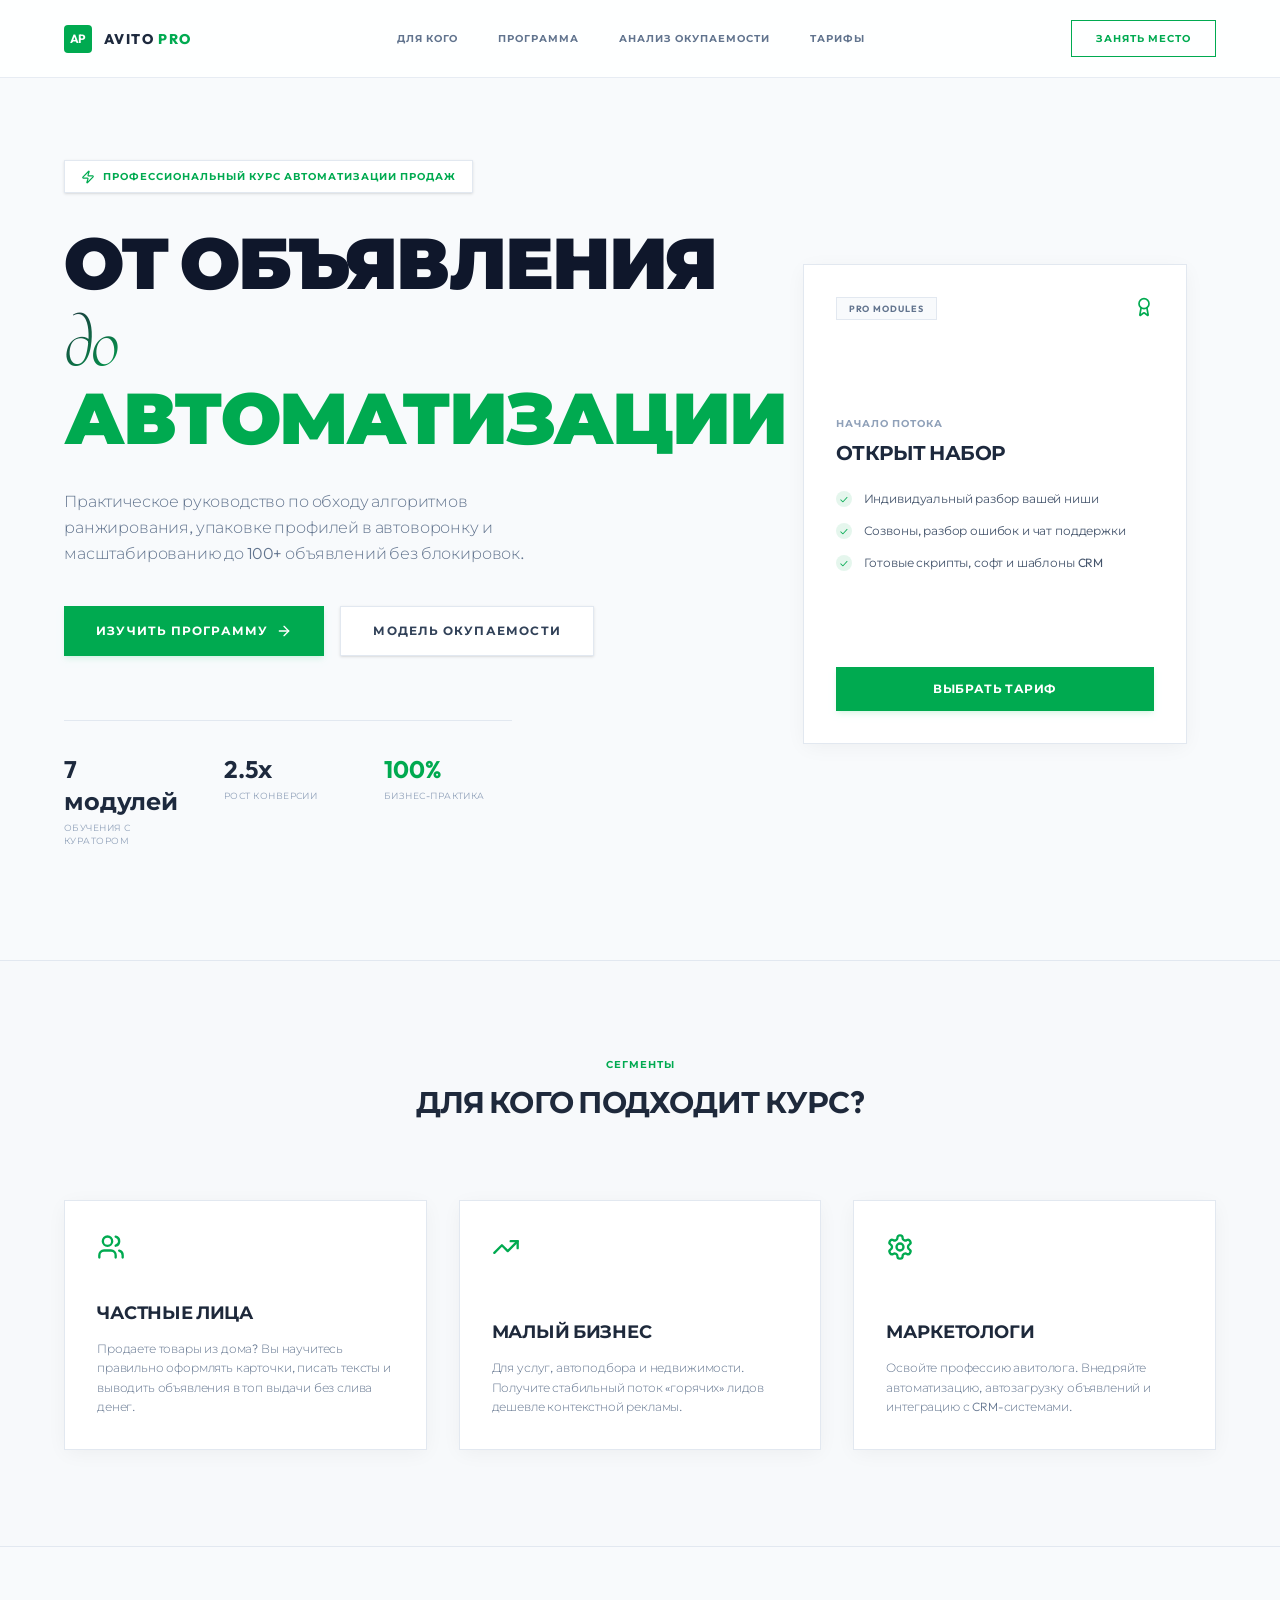
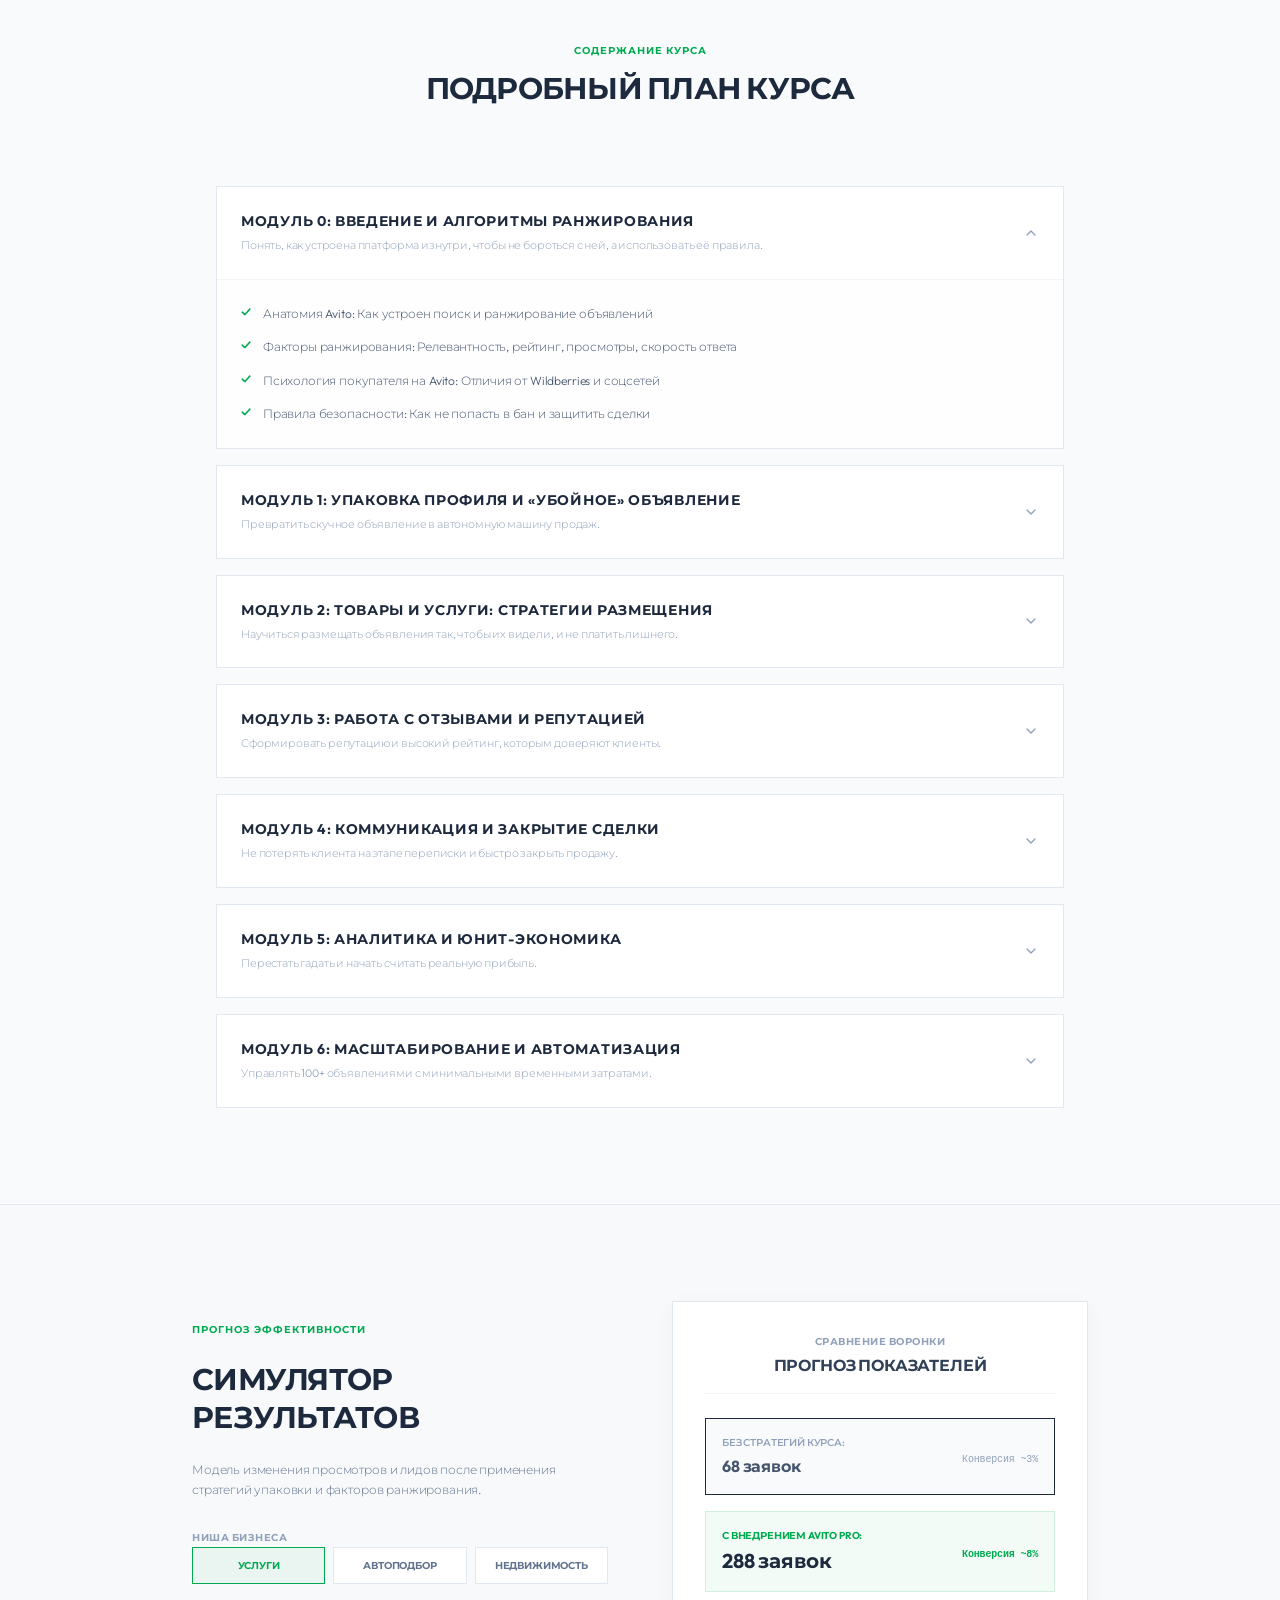
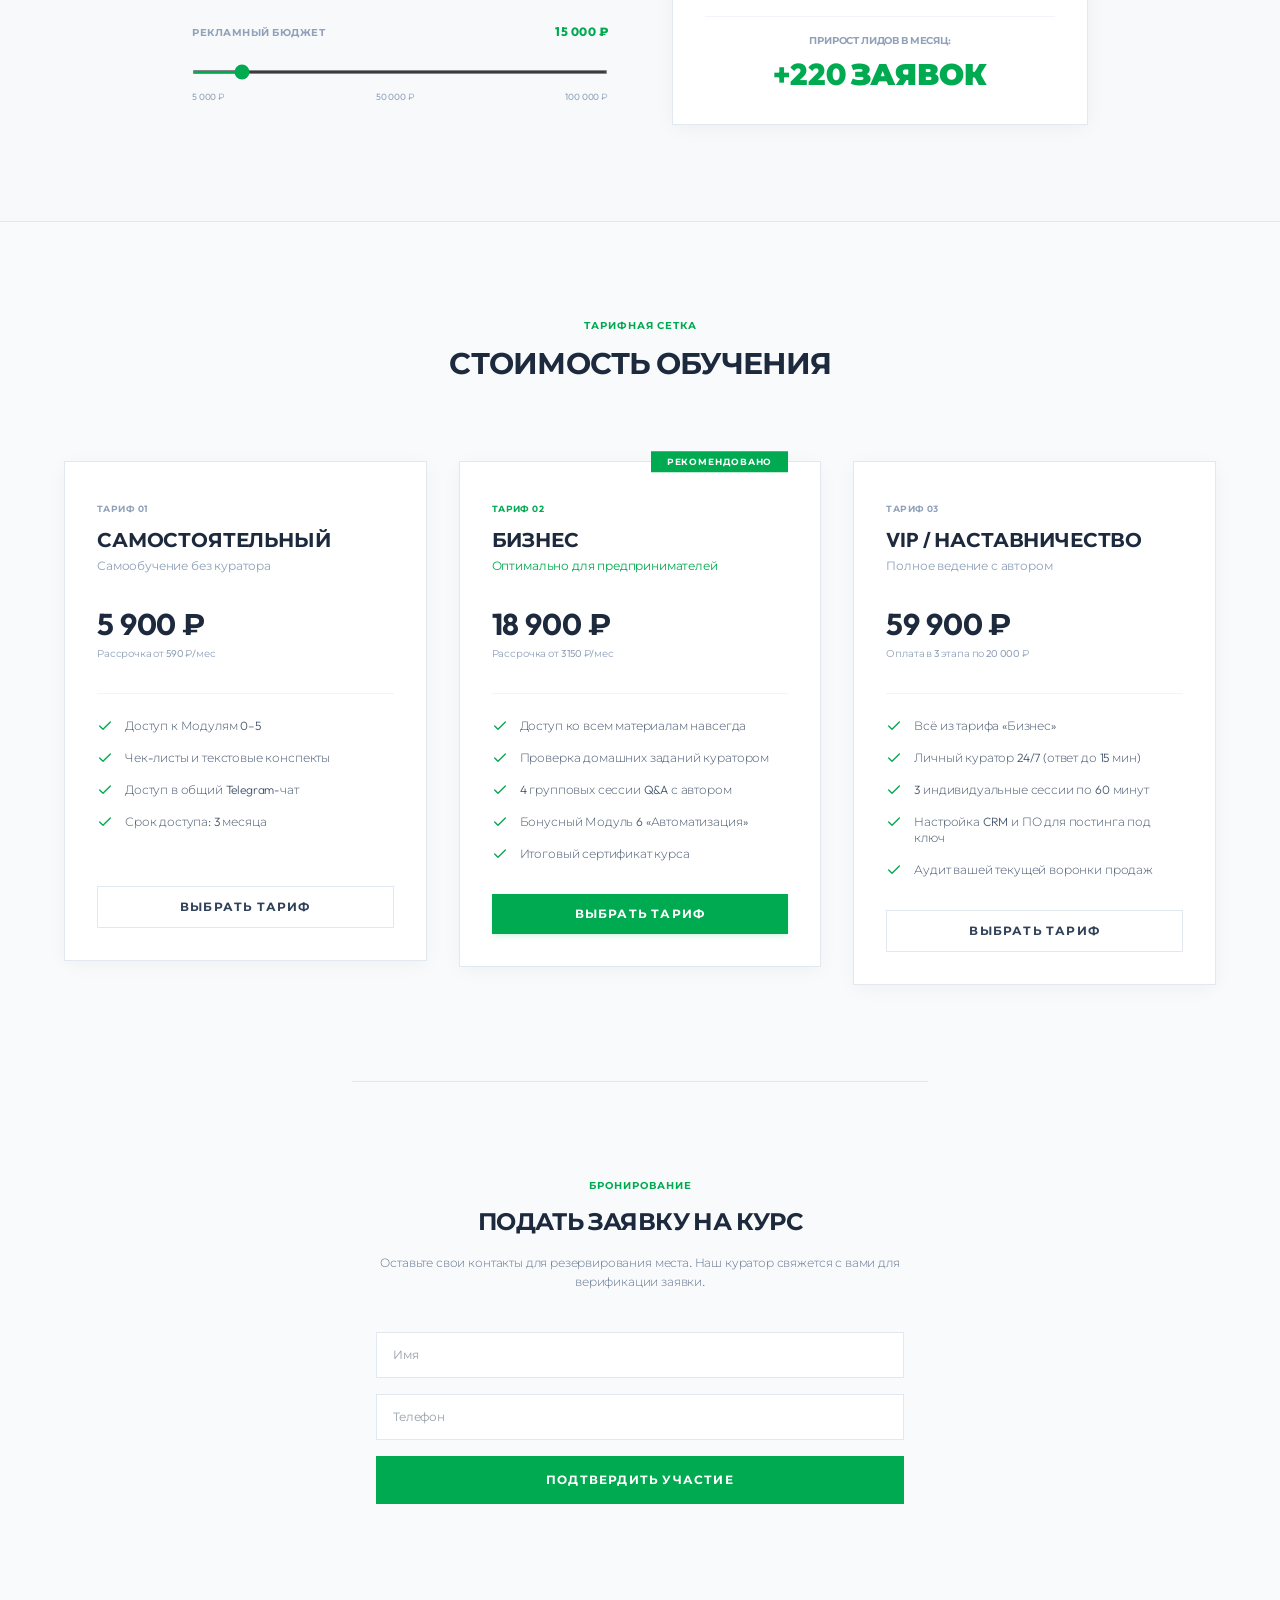
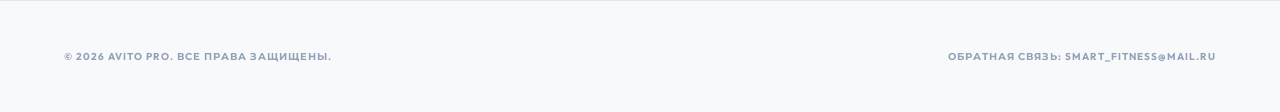
<file: avitoprofit/index.html>
<!DOCTYPE html>
<html lang="ru">
  <head>
    <meta charset="UTF-8" />
    <link rel="icon" type="image/svg+xml" href="/favicon.svg" />
    <meta name="viewport" content="width=device-width, initial-scale=1.0" />
    <title>Avito Pro — Продвижение на Авито от объявления до автоматизации</title>
    <link rel="preconnect" href="https://fonts.googleapis.com">
    <link rel="preconnect" href="https://fonts.gstatic.com" crossorigin>
    <link href="https://fonts.googleapis.com/css2?family=Montserrat:wght@300;400;600;800&family=Outfit:wght@400;700;900&family=Cormorant+Garamond:ital,wght@1,300;1,600&display=swap" rel="stylesheet">
    <script type="module" crossorigin src="./assets/index-BCMziOsP.js"></script>
    <link rel="stylesheet" crossorigin href="./assets/index-wZGxgJcK.css">
  </head>
  <body>
    <div id="root"></div>
  </body>
</html>
</file>
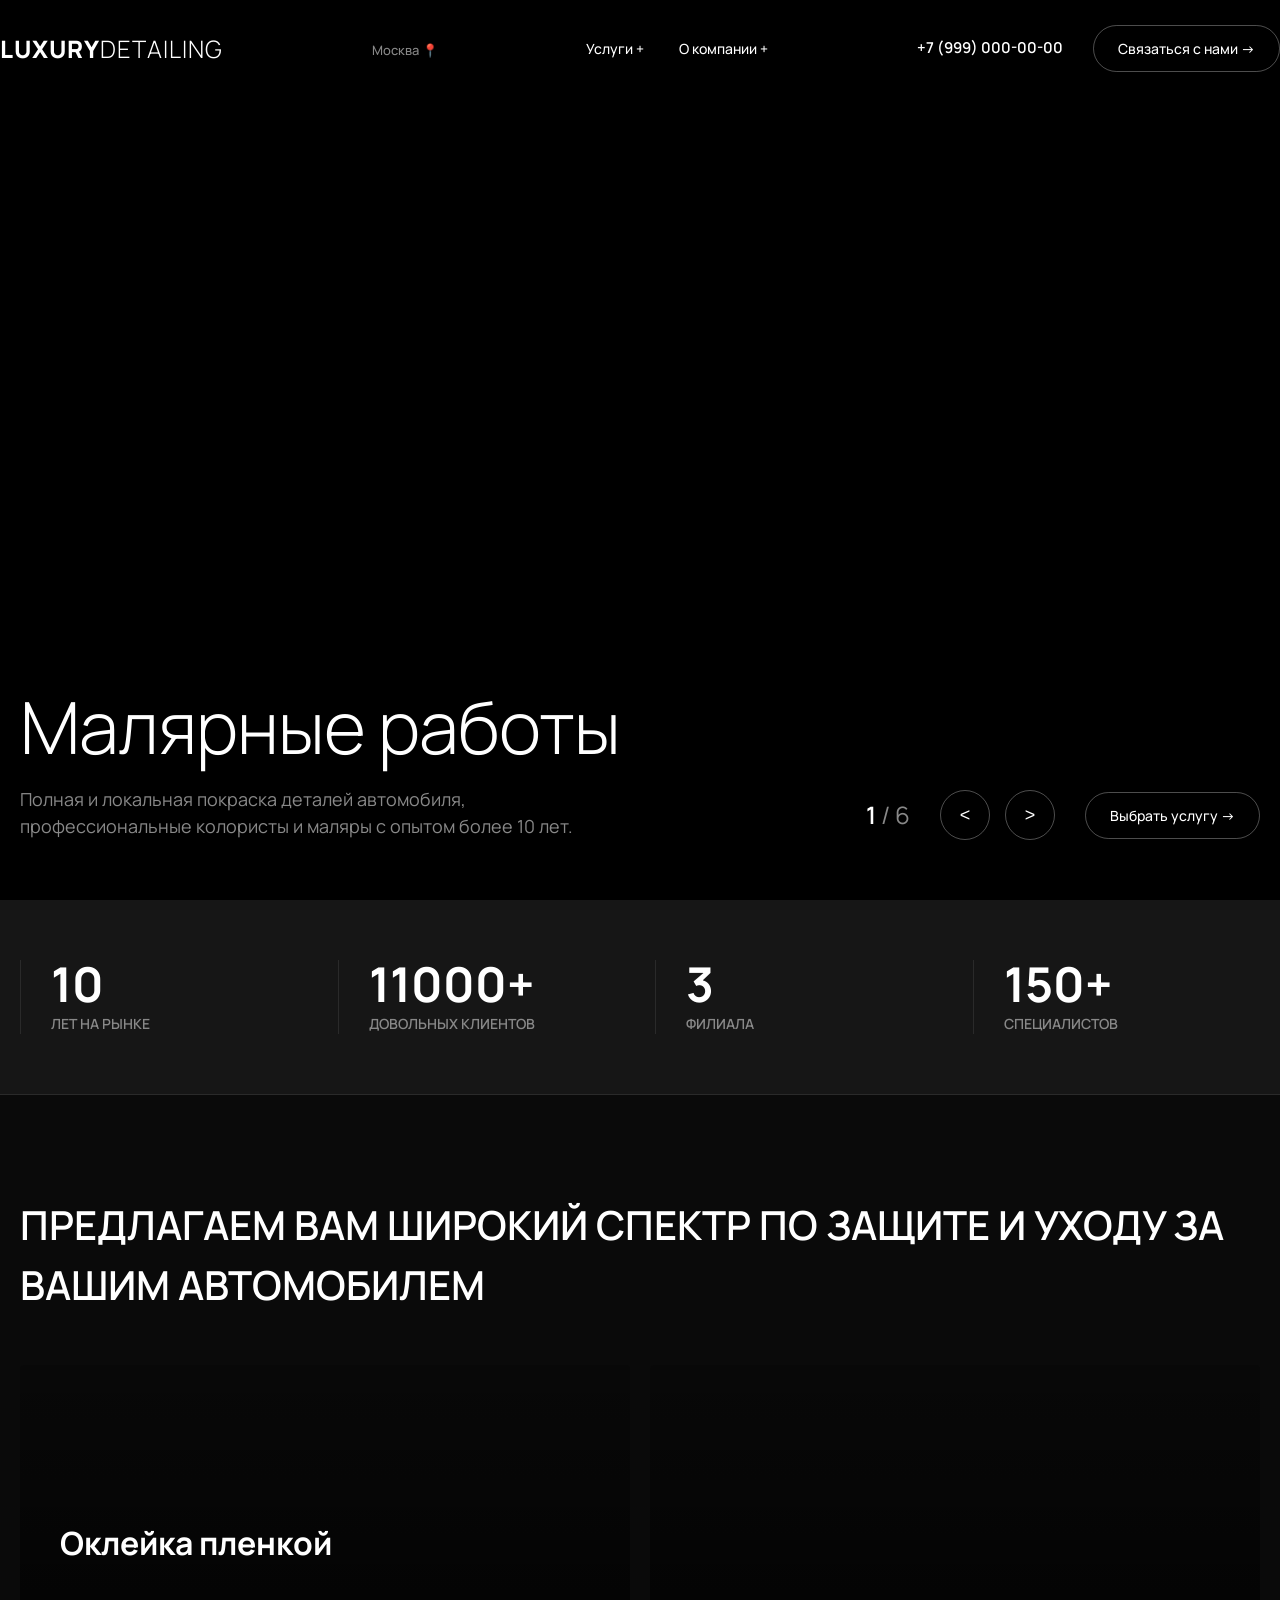
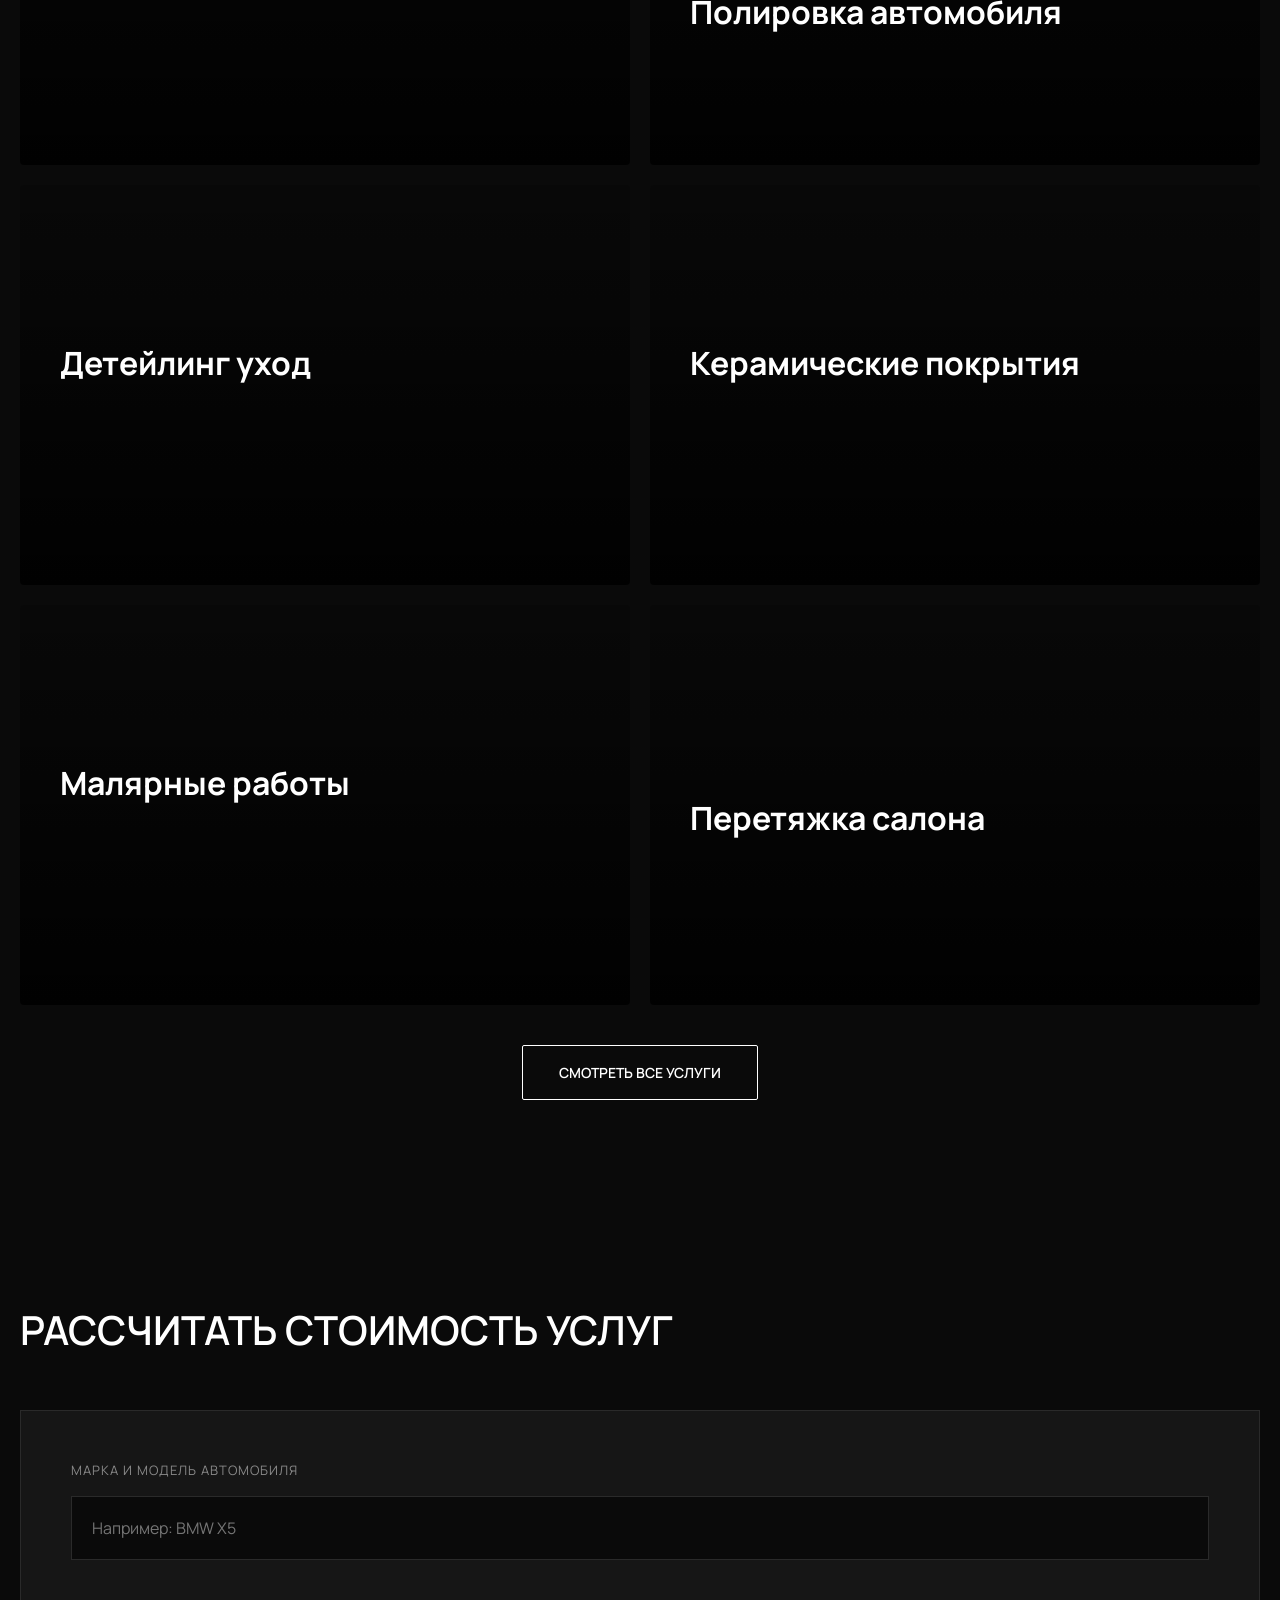
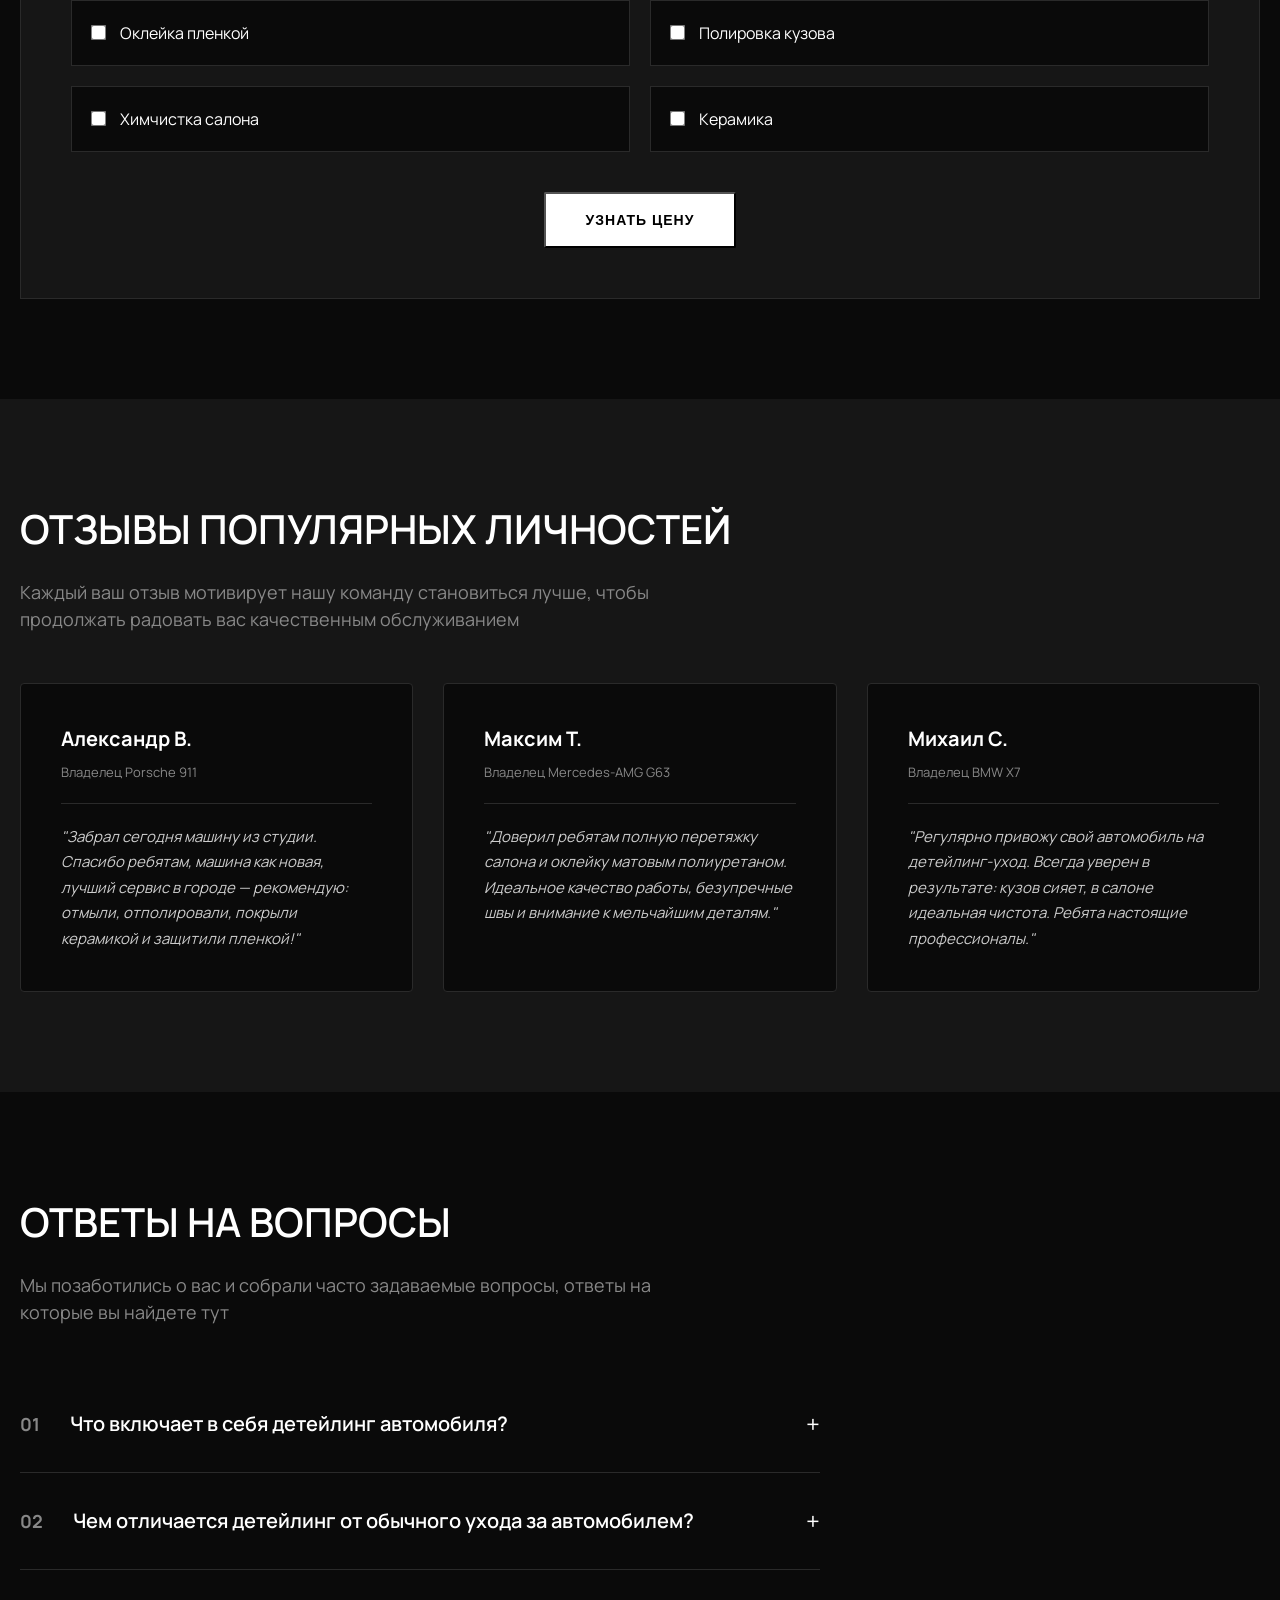
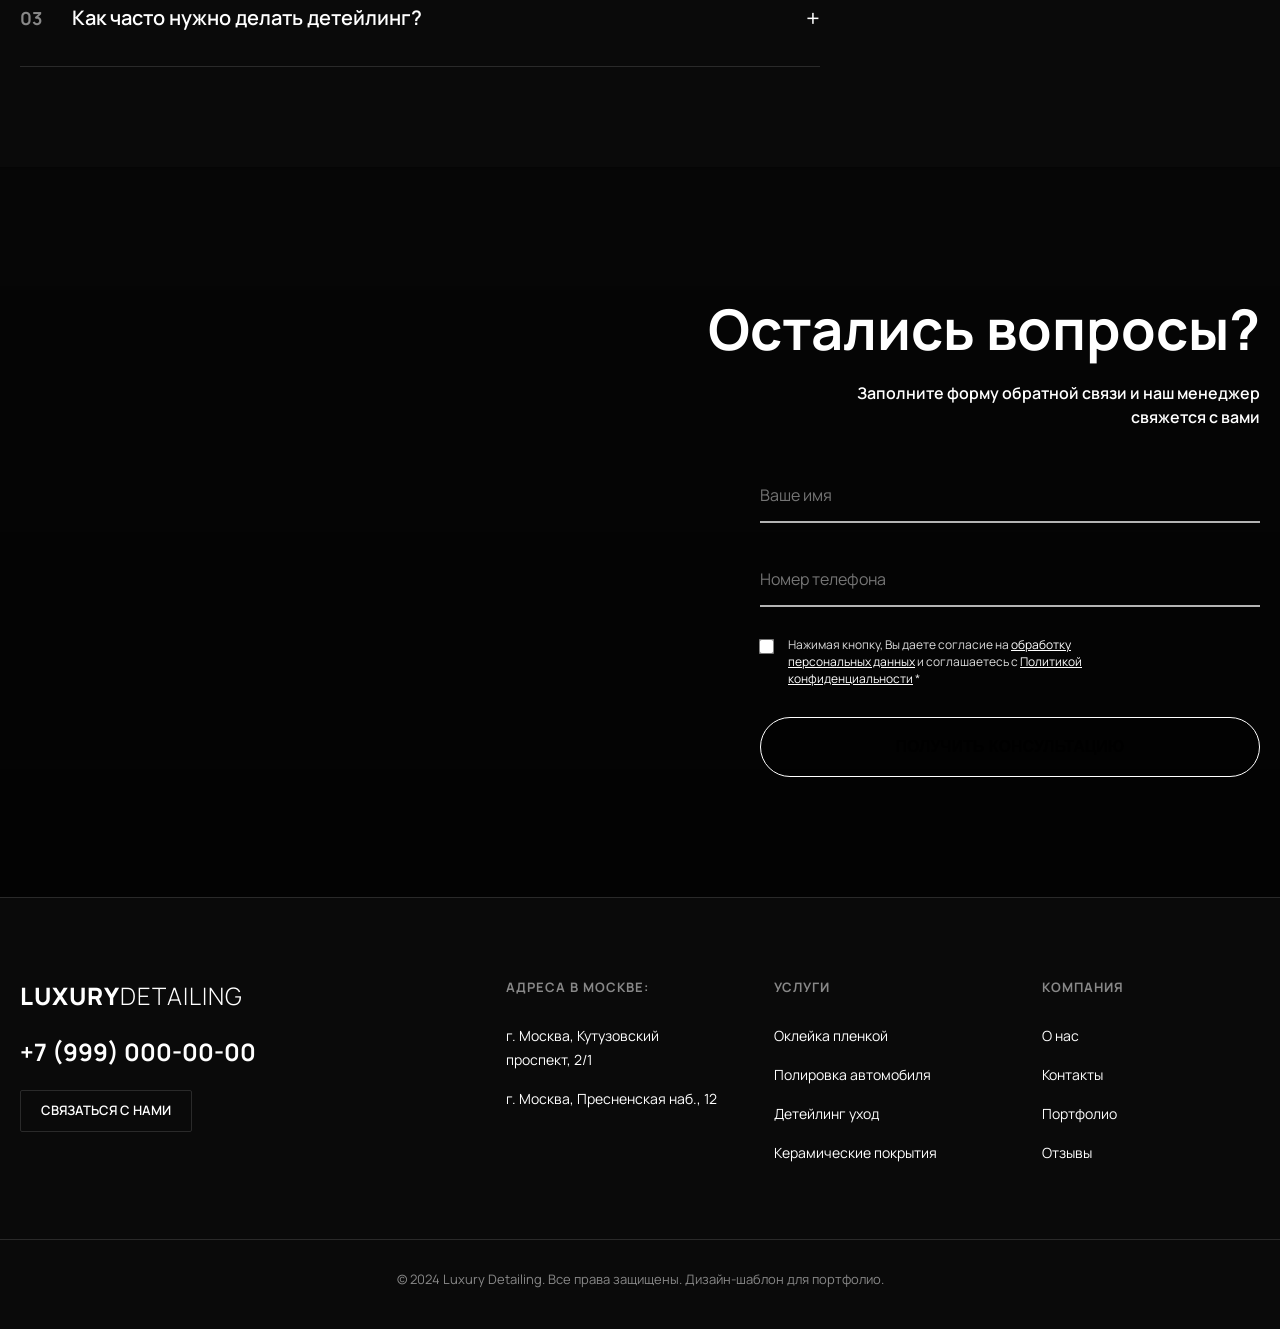
<file: detailing/index.html>
<!DOCTYPE html>
<html lang="ru">
<head>
    <meta charset="UTF-8">
    <meta name="viewport" content="width=device-width, initial-scale=1.0">
    <title>Luxury Detailing | Премиум шаблон</title>
    <link rel="preconnect" href="https://fonts.googleapis.com">
    <link rel="preconnect" href="https://fonts.gstatic.com" crossorigin>
    <link href="https://fonts.googleapis.com/css2?family=Manrope:wght@300;400;500;600;700;800&display=swap" rel="stylesheet">
    <link rel="stylesheet" href="style.css">
</head>
<body>
    <!-- STICKY HEADER -->
    <div class="sticky-header">
        <div class="container sticky-inner">
            <a href="/" class="logo">LUXURY<span>DETAILING</span></a>
            <nav class="sticky-nav">
                <a href="#services">Оклейка пленкой</a>
                <a href="#services">Полировка</a>
                <a href="#services">Детейлинг</a>
                <a href="#services">Уход</a>
            </nav>
            <a href="#callback" class="btn-sm">Оставить заявку</a>
        </div>
    </div>

    <!-- HEADER -->
    <header class="header">
        <div class="container header-inner">
            <a href="/" class="logo">LUXURY<span>DETAILING</span></a>
            <div class="header-city">
                <a href="#">Москва 📍</a>
            </div>
            <nav class="nav">
                <a href="#services">Услуги +</a>
                <a href="#about">О компании +</a>
            </nav>
            <div class="header-contact">
                <a href="tel:+79990000000" class="phone">+7 (999) 000-00-00</a>
                <a href="#callback" class="btn-outline-header">Связаться с нами &rarr;</a>
            </div>
        </div>
    </header>

    <!-- HERO -->
    <section class="hero">
        <div class="hero-slider">
            <div class="slide active" style="background-image: url('https://images.unsplash.com/photo-1552519507-da3b142c6e3d?auto=format&fit=crop&q=80')"></div>
            <div class="slide" style="background-image: url('https://images.unsplash.com/photo-1601362840469-51e4d8d58785?auto=format&fit=crop&q=80')"></div>
            <div class="slide" style="background-image: url('https://images.unsplash.com/photo-1550355291-bbee04a92027?auto=format&fit=crop&q=80')"></div>
            <div class="slide" style="background-image: url('https://images.unsplash.com/photo-1555215695-3004980ad54e?auto=format&fit=crop&q=80')"></div>
            <div class="slide" style="background-image: url('https://images.unsplash.com/photo-1492144534655-ae79c964c9d7?auto=format&fit=crop&q=80')"></div>
            <div class="slide" style="background-image: url('https://images.unsplash.com/photo-1611821064430-0d40221e4f03?auto=format&fit=crop&q=80')"></div>
        </div>
        <div class="container hero-container">
            <div class="hero-text">
                <h1 id="hero-title">Малярные работы</h1>
                <p id="hero-desc">Полная и локальная покраска деталей автомобиля, профессиональные колористы и маляры с опытом более 10 лет.</p>
            </div>
            <div class="hero-controls">
                <div class="slider-counter">
                    <span id="current-slide">1</span> / 6
                </div>
                <div class="slider-arrows">
                    <button id="prev-slide">&lt;</button>
                    <button id="next-slide">&gt;</button>
                </div>
                <a href="#services" class="btn-outline-header">Выбрать услугу &rarr;</a>
            </div>
        </div>
    </section>

    <!-- STATS -->
    <section class="stats">
        <div class="container stats-grid">
            <div class="stat-item">
                <div class="stat-num">10</div>
                <div class="stat-text">Лет на рынке</div>
            </div>
            <div class="stat-item">
                <div class="stat-num">11000+</div>
                <div class="stat-text">Довольных клиентов</div>
            </div>
            <div class="stat-item">
                <div class="stat-num">3</div>
                <div class="stat-text">Филиала</div>
            </div>
            <div class="stat-item">
                <div class="stat-num">150+</div>
                <div class="stat-text">Специалистов</div>
            </div>
        </div>
    </section>

    <!-- MAIN SERVICES GRID -->
    <section id="services" class="services">
        <div class="container">
            <h2 class="section-title">Предлагаем вам широкий спектр по защите и уходу за вашим автомобилем</h2>
            
            <div class="services-masonry">
                <!-- Card 1 -->
                <div class="service-block bg-wrap">
                    <h3>Оклейка пленкой</h3>
                    <ul class="service-links">
                        <li><a href="#">Оклейка виниловой пленкой</a></li>
                        <li><a href="#">Оклейка декоративных элементов</a></li>
                        <li><a href="#">Оклейка антигравийной пленкой</a></li>
                        <li><a href="#">Бронирование лобового стекла</a></li>
                    </ul>
                </div>
                
                <!-- Card 2 -->
                <div class="service-block bg-polish">
                    <h3>Полировка автомобиля</h3>
                    <ul class="service-links">
                        <li><a href="#">Полировка кузова автомобиля</a></li>
                        <li><a href="#">Полировка деталей салона</a></li>
                    </ul>
                </div>

                <!-- Card 3 -->
                <div class="service-block bg-detailing">
                    <h3>Детейлинг уход</h3>
                    <ul class="service-links">
                        <li><a href="#">Химчистка салона автомобиля</a></li>
                        <li><a href="#">Уход за подкапотным пространством</a></li>
                        <li><a href="#">Глубокая очистка радиатора</a></li>
                        <li><a href="#">Детейлинг уход за подвеской</a></li>
                    </ul>
                </div>

                <!-- Card 4 -->
                <div class="service-block bg-ceramic">
                    <h3>Керамические покрытия</h3>
                    <ul class="service-links">
                        <li><a href="#">Керамическое покрытие для кузова</a></li>
                        <li><a href="#">Защита дисков</a></li>
                        <li><a href="#">Керамика для салона</a></li>
                        <li><a href="#">Антидождь</a></li>
                    </ul>
                </div>

                <!-- Card 5 -->
                <div class="service-block bg-paint">
                    <h3>Малярные работы</h3>
                    <ul class="service-links">
                        <li><a href="#">Покраска автомобиля</a></li>
                        <li><a href="#">Локальная покраска</a></li>
                        <li><a href="#">Пакет «Антихром»</a></li>
                        <li><a href="#">Окрас дисков</a></li>
                    </ul>
                </div>

                <!-- Card 6 -->
                <div class="service-block bg-interior">
                    <h3>Перетяжка салона</h3>
                    <ul class="service-links">
                        <li><a href="#">Перешив руля</a></li>
                        <li><a href="#">Реставрация салона</a></li>
                        <li><a href="#">Ремонт сидений автомобиля</a></li>
                    </ul>
                </div>
            </div>
            
            <div class="services-action">
                <a href="#" class="btn-outline-white">Смотреть все услуги</a>
            </div>
        </div>
    </section>

    <!-- CALCULATOR -->
    <section class="calculator">
        <div class="container">
            <h2 class="section-title">Рассчитать стоимость услуг</h2>
            <div class="calc-wrapper">
                <div class="calc-form">
                    <div class="calc-group">
                        <label>Марка и модель автомобиля</label>
                        <input type="text" placeholder="Например: BMW X5">
                    </div>
                    <div class="calc-services">
                        <label class="calc-checkbox">
                            <input type="checkbox"> <span>Оклейка пленкой</span>
                        </label>
                        <label class="calc-checkbox">
                            <input type="checkbox"> <span>Полировка кузова</span>
                        </label>
                        <label class="calc-checkbox">
                            <input type="checkbox"> <span>Химчистка салона</span>
                        </label>
                        <label class="calc-checkbox">
                            <input type="checkbox"> <span>Керамика</span>
                        </label>
                    </div>
                    <div class="calc-action">
                        <button type="button" class="btn-main" onclick="alert('Это демонстрационный шаблон. Форма никуда не отправляется.')">Узнать цену</button>
                    </div>
                </div>
            </div>
        </div>
    </section>

    <!-- REVIEWS -->
    <section id="reviews" class="reviews">
        <div class="container">
            <h2 class="section-title">Отзывы популярных личностей</h2>
            <p class="section-subtitle">Каждый ваш отзыв мотивирует нашу команду становиться лучше, чтобы продолжать радовать вас качественным обслуживанием</p>
            
            <div class="reviews-grid">
                <div class="review-card">
                    <div class="review-header">
                        <h4>Александр В.</h4>
                        <span>Владелец Porsche 911</span>
                    </div>
                    <p class="review-text">"Забрал сегодня машину из студии. Спасибо ребятам, машина как новая, лучший сервис в городе — рекомендую: отмыли, отполировали, покрыли керамикой и защитили пленкой!"</p>
                </div>
                
                <div class="review-card">
                    <div class="review-header">
                        <h4>Максим Т.</h4>
                        <span>Владелец Mercedes-AMG G63</span>
                    </div>
                    <p class="review-text">"Доверил ребятам полную перетяжку салона и оклейку матовым полиуретаном. Идеальное качество работы, безупречные швы и внимание к мельчайшим деталям."</p>
                </div>
                
                <div class="review-card">
                    <div class="review-header">
                        <h4>Михаил С.</h4>
                        <span>Владелец BMW X7</span>
                    </div>
                    <p class="review-text">"Регулярно привожу свой автомобиль на детейлинг-уход. Всегда уверен в результате: кузов сияет, в салоне идеальная чистота. Ребята настоящие профессионалы."</p>
                </div>
            </div>
        </div>
    </section>


    <!-- FAQ -->
    <section class="faq">
        <div class="container">
            <h2 class="section-title">Ответы на вопросы</h2>
            <p class="section-subtitle">Мы позаботились о вас и собрали часто задаваемые вопросы, ответы на которые вы найдете тут</p>
            
            <div class="faq-list">
                <div class="faq-item">
                    <div class="faq-question">
                        <span class="faq-num">01</span>
                        <h3>Что включает в себя детейлинг автомобиля?</h3>
                        <div class="faq-icon">+</div>
                    </div>
                    <div class="faq-answer">
                        <p>Детейлинг – это комплексная чистка автомобиля, включающая как внешнюю, так и внутреннюю обработку. Это может включать очистку кузова, полировку, обработку стекол, химчистку салона и нанесение защитных покрытий.</p>
                    </div>
                </div>
                
                <div class="faq-item">
                    <div class="faq-question">
                        <span class="faq-num">02</span>
                        <h3>Чем отличается детейлинг от обычного ухода за автомобилем?</h3>
                        <div class="faq-icon">+</div>
                    </div>
                    <div class="faq-answer">
                        <p>Обычный уход удаляет поверхностную грязь, тогда как детейлинг – это более глубокая очистка и защита автомобиля с применением специализированных средств и технологий.</p>
                    </div>
                </div>

                <div class="faq-item">
                    <div class="faq-question">
                        <span class="faq-num">03</span>
                        <h3>Как часто нужно делать детейлинг?</h3>
                        <div class="faq-icon">+</div>
                    </div>
                    <div class="faq-answer">
                        <p>Рекомендуется проводить детейлинг 1-2 раза в год, в зависимости от условий эксплуатации автомобиля, чтобы поддерживать его внешний вид и защитные покрытия.</p>
                    </div>
                </div>
            </div>
        </div>
    </section>

    <!-- CONTACT FORM -->
    <section id="callback" class="lead-form-section" style="background-image: linear-gradient(rgba(0,0,0,0.4), rgba(0,0,0,0.7)), url('https://images.unsplash.com/photo-1494976388531-d1058494cdd8?auto=format&fit=crop&q=80')">
        <div class="container">
            <div class="lead-form-inner">
                <div class="lead-text">
                    <h2>Остались вопросы?</h2>
                    <p>Заполните форму обратной связи и наш менеджер<br>свяжется с вами</p>
                </div>
                <form class="lead-form" onsubmit="event.preventDefault(); alert('Это демо-версия сайта. Заявки отключены.');">
                    <input type="text" placeholder="Ваше имя" required>
                    <input type="tel" placeholder="Номер телефона" required>
                    <label class="form-policy-checkbox">
                        <input type="checkbox" required>
                        <span>Нажимая кнопку, Вы даете согласие на <a href="#">обработку<br>персональных данных</a> и соглашаетесь c <a href="#">Политикой<br>конфиденциальности</a> *</span>
                    </label>
                    <button type="submit" class="btn-outline-white round">Получить консультацию</button>
                </form>
            </div>
        </div>
    </section>

    <!-- FOOTER -->
    <footer class="footer">
        <div class="container footer-grid">
            <div class="footer-col brand-col">
                <a href="/" class="logo">LUXURY<span>DETAILING</span></a>
                <a href="tel:+79990000000" class="footer-phone">+7 (999) 000-00-00</a>
                <a href="#callback" class="btn-sm">Связаться с нами</a>
            </div>
            
            <div class="footer-col">
                <h4>Адреса в Москве:</h4>
                <ul>
                    <li><a href="#">г. Москва, Кутузовский проспект, 2/1</a></li>
                    <li><a href="#">г. Москва, Пресненская наб., 12</a></li>
                </ul>
            </div>
            
            <div class="footer-col">
                <h4>Услуги</h4>
                <ul>
                    <li><a href="#">Оклейка пленкой</a></li>
                    <li><a href="#">Полировка автомобиля</a></li>
                    <li><a href="#">Детейлинг уход</a></li>
                    <li><a href="#">Керамические покрытия</a></li>
                </ul>
            </div>
            
            <div class="footer-col">
                <h4>Компания</h4>
                <ul>
                    <li><a href="#">О нас</a></li>
                    <li><a href="#">Контакты</a></li>
                    <li><a href="#">Портфолио</a></li>
                    <li><a href="#">Отзывы</a></li>
                </ul>
            </div>
        </div>
        <div class="container footer-bottom">
            <p>&copy; 2024 Luxury Detailing. Все права защищены. Дизайн-шаблон для портфолио.</p>
        </div>
    </footer>

    <script src="script.js"></script>
</body>
</html>
</file>
<file: detailing/style.css>
:root {
    --bg-dark: #0a0a0a;
    --bg-light: #161616;
    --text-main: #ffffff;
    --text-muted: #888888;
    --accent: #fff;
    --border-color: #2a2a2a;
    --font-main: 'Manrope', sans-serif;
}

* {
    margin: 0;
    padding: 0;
    box-sizing: border-box;
}

body {
    font-family: var(--font-main);
    background-color: var(--bg-dark);
    color: var(--text-main);
    line-height: 1.5;
    -webkit-font-smoothing: antialiased;
}

html {
    scroll-behavior: smooth;
}

a {
    text-decoration: none;
    color: var(--text-main);
}

ul {
    list-style: none;
}

.container {
    max-width: 1320px;
    margin: 0 auto;
    padding: 0 20px;
}

/* Typography */
h1 { font-size: 64px; font-weight: 700; line-height: 1.1; margin-bottom: 20px; text-transform: uppercase; letter-spacing: -1px; }
h2.section-title { font-size: 40px; font-weight: 600; margin-bottom: 20px; text-transform: uppercase; }
.section-subtitle { font-size: 18px; color: var(--text-muted); margin-bottom: 40px; max-width: 700px; }

/* Buttons */
.btn-main {
    display: inline-block;
    background: #fff;
    color: #000;
    padding: 18px 40px;
    font-weight: 700;
    font-size: 14px;
    text-transform: uppercase;
    letter-spacing: 1px;
    border-radius: 2px;
    transition: background 0.3s;
}
.btn-main:hover { background: #e0e0e0; }

.btn-sm {
    display: inline-block;
    border: 1px solid var(--border-color);
    padding: 10px 20px;
    font-size: 13px;
    text-transform: uppercase;
    font-weight: 600;
    border-radius: 2px;
    transition: all 0.3s;
}
.btn-sm:hover { border-color: #fff; }

.btn-outline-white {
    display: inline-block;
    border: 1px solid #fff;
    padding: 16px 36px;
    font-size: 14px;
    text-transform: uppercase;
    font-weight: 600;
    border-radius: 2px;
    transition: all 0.3s;
}
.btn-outline-white:hover { background: #fff; color: #000; }

/* Header */
.header {
    position: absolute;
    top: 0;
    width: 100%;
    z-index: 100;
}

.sticky-header {
    position: fixed;
    top: -100px;
    left: 0;
    width: 100%;
    background: rgba(10, 10, 10, 0.9);
    backdrop-filter: blur(10px);
    z-index: 999;
    transition: top 0.3s ease;
    border-bottom: 1px solid rgba(255,255,255,0.05);
}
.sticky-header.visible {
    top: 0;
}
.sticky-inner {
    display: flex;
    justify-content: space-between;
    align-items: center;
    padding: 15px 20px;
}
.sticky-header .logo { font-size: 20px; }
.sticky-nav a {
    margin-left: 30px;
    font-size: 13px;
    font-weight: 600;
    text-transform: uppercase;
    transition: color 0.3s;
}
.sticky-nav a:hover { color: var(--text-muted); }

.header-inner {
    display: flex;
    justify-content: space-between;
    align-items: center;
    padding: 25px 0;
}

.logo { font-size: 24px; font-weight: 800; letter-spacing: 1px; }
.logo span { font-weight: 300; }

.header-city a {
    font-size: 13px;
    font-weight: 500;
    color: var(--text-muted);
}

.nav {
    display: flex;
    gap: 35px;
}

.nav a {
    font-size: 14px;
    font-weight: 500;
    transition: opacity 0.3s;
}
.nav a:hover { opacity: 0.7; }

.header-contact { display: flex; align-items: center; gap: 30px; }
.phone { font-weight: 600; font-size: 15px; }

.btn-outline-header {
    display: inline-block;
    border: 1px solid rgba(255,255,255,0.3);
    padding: 12px 24px;
    font-size: 14px;
    font-weight: 500;
    border-radius: 30px;
    transition: all 0.3s;
}
.btn-outline-header:hover {
    border-color: #fff;
}

/* Hero */
.hero {
    height: 100vh;
    position: relative;
    display: flex;
    align-items: center;
    background: #000;
    overflow: hidden;
}

.hero-slider {
    position: absolute;
    top: 0; left: 0; width: 100%; height: 100%;
}

.slide {
    position: absolute;
    top: 0; left: 0; width: 100%; height: 100%;
    background-size: cover;
    background-position: center;
    opacity: 0;
    transition: opacity 1s ease-in-out;
}
.slide::after {
    content: '';
    position: absolute;
    top: 0; left: 0; width: 100%; height: 100%;
    background: rgba(0,0,0,0.6);
}
.slide.active {
    opacity: 1;
}

.hero-container {
    position: relative;
    z-index: 2;
    width: 100%;
    height: 100%;
    display: flex;
    justify-content: space-between;
    align-items: flex-end;
    padding-bottom: 60px;
}

.hero-text {
    max-width: 600px;
}

.hero-text h1 {
    font-size: 72px;
    font-weight: 300;
    line-height: 1.1;
    margin-bottom: 20px;
    text-transform: none;
    letter-spacing: -1px;
}

.hero-text p {
    font-size: 18px;
    color: var(--text-muted);
}

.hero-controls {
    display: flex;
    align-items: center;
    gap: 30px;
}

.slider-counter {
    font-size: 24px;
    font-weight: 400;
    color: #888;
}
.slider-counter span {
    font-weight: 600;
    color: #fff;
}

.slider-arrows {
    display: flex;
    gap: 15px;
}

.slider-arrows button {
    background: transparent;
    border: 1px solid rgba(255,255,255,0.3);
    color: #fff;
    width: 50px;
    height: 50px;
    border-radius: 50%;
    cursor: pointer;
    font-size: 18px;
    transition: all 0.3s;
    display: flex;
    align-items: center;
    justify-content: center;
}

.slider-arrows button:hover {
    border-color: #fff;
}

/* Stats */
.stats {
    background: var(--bg-light);
    padding: 60px 0;
    border-bottom: 1px solid var(--border-color);
}

.stats-grid {
    display: grid;
    grid-template-columns: repeat(4, 1fr);
    gap: 30px;
}

.stat-item {
    border-left: 1px solid var(--border-color);
    padding-left: 30px;
}

.stat-num {
    font-size: 48px;
    font-weight: 700;
    margin-bottom: 5px;
    line-height: 1;
}

.stat-text {
    color: var(--text-muted);
    font-size: 14px;
    text-transform: uppercase;
    font-weight: 600;
}

/* Services */
.services {
    padding: 100px 0;
}

.services-masonry {
    display: grid;
    grid-template-columns: repeat(2, 1fr);
    gap: 20px;
    margin-top: 50px;
}

.service-block {
    position: relative;
    height: 400px;
    padding: 40px;
    display: flex;
    flex-direction: column;
    justify-content: flex-end;
    background-size: cover !important;
    background-position: center !important;
    border-radius: 4px;
    overflow: hidden;
}

.service-block::before {
    content: '';
    position: absolute;
    top: 0; left: 0; width: 100%; height: 100%;
    background: linear-gradient(to top, rgba(0,0,0,0.9) 0%, rgba(0,0,0,0.2) 100%);
    z-index: 1;
    transition: background 0.4s ease;
}

.service-block:hover::before {
    background: rgba(0,0,0,0.85);
}

.service-block h3 {
    position: relative;
    z-index: 2;
    font-size: 32px;
    margin-bottom: 20px;
    transition: transform 0.4s ease;
}

.service-block:hover h3 {
    transform: translateY(-10px);
}

.service-links {
    position: relative;
    z-index: 2;
    opacity: 0;
    transform: translateY(20px);
    transition: all 0.4s ease;
    pointer-events: none;
}

.service-block:hover .service-links {
    opacity: 1;
    transform: translateY(0);
    pointer-events: auto;
}

.service-links li {
    margin-bottom: 10px;
}

.service-links a {
    color: var(--text-muted);
    font-size: 15px;
    transition: color 0.3s;
}

.service-links a:hover {
    color: #fff;
    text-decoration: underline;
}

/* Unsplash background placeholders */
.bg-wrap { background: url('https://images.unsplash.com/photo-1552519507-da3b142c6e3d?auto=format&fit=crop&q=80'); }
.bg-polish { background: url('https://images.unsplash.com/photo-1601362840469-51e4d8d58785?auto=format&fit=crop&q=80'); }
.bg-detailing { background: url('https://images.unsplash.com/photo-1550355291-bbee04a92027?auto=format&fit=crop&q=80'); }
.bg-ceramic { background: url('https://images.unsplash.com/photo-1555215695-3004980ad54e?auto=format&fit=crop&q=80'); }
.bg-paint { background: url('https://images.unsplash.com/photo-1552519507-da3b142c6e3d?auto=format&fit=crop&q=80'); }
.bg-interior { background: url('https://images.unsplash.com/photo-1601362840469-51e4d8d58785?auto=format&fit=crop&q=80'); }

.services-action {
    margin-top: 40px;
    text-align: center;
}

/* Reviews */
.reviews {
    padding: 100px 0;
    background: var(--bg-light);
}

.reviews-grid {
    display: grid;
    grid-template-columns: repeat(3, 1fr);
    gap: 30px;
    margin-top: 50px;
}

.review-card {
    background: var(--bg-dark);
    padding: 40px;
    border: 1px solid var(--border-color);
    border-radius: 4px;
}

.review-header {
    margin-bottom: 20px;
    padding-bottom: 20px;
    border-bottom: 1px solid var(--border-color);
}

.review-header h4 {
    font-size: 20px;
    margin-bottom: 5px;
}

.review-header span {
    color: var(--text-muted);
    font-size: 13px;
}

.review-text {
    font-size: 15px;
    line-height: 1.7;
    font-style: italic;
    color: #ccc;
}

/* HR Section */
.hr-section {
    padding: 100px 0;
    background: url('https://images.unsplash.com/photo-1601362840469-51e4d8d58785?auto=format&fit=crop&q=80') center/cover;
    position: relative;
}

.hr-section::before {
    content: '';
    position: absolute;
    top: 0; left: 0; width: 100%; height: 100%;
    background: rgba(0,0,0,0.8);
}

.hr-inner {
    position: relative;
    z-index: 2;
}

.hr-content {
    max-width: 600px;
}

.hr-content h2 {
    font-size: 40px;
    margin-bottom: 20px;
}

.hr-content p {
    font-size: 18px;
    color: var(--text-muted);
}

/* FAQ */
.faq {
    padding: 100px 0;
}

.faq-list {
    max-width: 800px;
    margin-top: 50px;
}

.faq-item {
    border-bottom: 1px solid var(--border-color);
}

.faq-question {
    padding: 30px 0;
    display: flex;
    align-items: center;
    cursor: pointer;
}

.faq-num {
    color: var(--text-muted);
    font-weight: 700;
    margin-right: 30px;
    font-size: 18px;
}

.faq-question h3 {
    flex: 1;
    font-size: 20px;
    font-weight: 600;
}

.faq-icon {
    font-size: 24px;
    transition: transform 0.3s;
}

.faq-item.active .faq-icon {
    transform: rotate(45deg);
}

.faq-answer {
    max-height: 0;
    overflow: hidden;
    transition: max-height 0.3s ease-out;
}

.faq-answer p {
    padding-bottom: 30px;
    padding-left: 55px;
    color: var(--text-muted);
}

/* Form */
.lead-form-section {
    padding: 120px 0;
    background-size: cover;
    background-position: center;
}

.lead-form-inner {
    display: flex;
    flex-direction: column;
    align-items: flex-end;
    text-align: right;
}

.lead-text { margin-bottom: 40px; }
.lead-text h2 { font-size: 56px; margin-bottom: 10px; font-weight: 700; }
.lead-text p { color: #fff; font-size: 16px; font-weight: 600; }

.lead-form {
    width: 100%;
    max-width: 500px;
    background: transparent;
    border: none;
    padding: 0;
}

.lead-form input[type="text"], .lead-form input[type="tel"] {
    width: 100%;
    background: transparent;
    border: none;
    border-bottom: 2px solid rgba(255,255,255,0.7);
    padding: 15px 0;
    margin-bottom: 30px;
    color: #fff;
    font-family: inherit;
    font-size: 16px;
    outline: none;
    transition: border-color 0.3s;
}

.lead-form input:focus {
    border-color: #fff;
}

.form-policy-checkbox {
    display: flex;
    align-items: flex-start;
    gap: 15px;
    text-align: left;
    margin-bottom: 30px;
    cursor: pointer;
}

.form-policy-checkbox input {
    margin-top: 3px;
    transform: scale(1.2);
}

.form-policy-checkbox span {
    font-size: 12px;
    color: #ddd;
    line-height: 1.4;
}

.form-policy-checkbox a {
    color: #fff;
    text-decoration: underline;
}

.btn-outline-white.round {
    width: 100%;
    border-radius: 40px;
    padding: 20px;
    font-size: 16px;
    background: rgba(0,0,0,0.5);
    cursor: pointer;
}
.btn-outline-white.round:hover {
    background: #fff;
    color: #000;
}

/* Calculator */
.calculator {
    padding: 100px 0;
}
.calc-wrapper {
    background: var(--bg-light);
    border: 1px solid var(--border-color);
    padding: 50px;
    margin-top: 50px;
}
.calc-group { margin-bottom: 40px; }
.calc-group label {
    display: block;
    margin-bottom: 15px;
    color: var(--text-muted);
    text-transform: uppercase;
    font-size: 13px;
    letter-spacing: 1px;
}
.calc-group input[type="text"] {
    width: 100%;
    background: var(--bg-dark);
    border: 1px solid var(--border-color);
    padding: 20px;
    color: #fff;
    font-size: 16px;
    font-family: inherit;
    outline: none;
}
.calc-services {
    display: grid;
    grid-template-columns: repeat(2, 1fr);
    gap: 20px;
    margin-bottom: 40px;
}
.calc-checkbox {
    display: flex;
    align-items: center;
    cursor: pointer;
    background: var(--bg-dark);
    padding: 20px;
    border: 1px solid var(--border-color);
    transition: border-color 0.3s;
}
.calc-checkbox:hover { border-color: #555; }
.calc-checkbox input { margin-right: 15px; transform: scale(1.2); }
.calc-action { text-align: center; }

/* Footer */
.footer {
    padding: 80px 0 40px;
    border-top: 1px solid var(--border-color);
}

.footer-grid {
    display: grid;
    grid-template-columns: 2fr 1fr 1fr 1fr;
    gap: 50px;
    margin-bottom: 60px;
}

.brand-col .logo { display: block; margin-bottom: 20px; }
.brand-col .footer-phone { display: block; font-size: 24px; font-weight: 700; margin-bottom: 20px; }

.footer-col h4 {
    color: var(--text-muted);
    text-transform: uppercase;
    font-size: 13px;
    margin-bottom: 25px;
    letter-spacing: 1px;
}

.footer-col ul li {
    margin-bottom: 15px;
}

.footer-col ul a {
    font-size: 14px;
    transition: color 0.3s;
}

.footer-col ul a:hover {
    color: var(--text-muted);
}

.footer-bottom {
    border-top: 1px solid var(--border-color);
    padding-top: 30px;
    text-align: center;
    color: var(--text-muted);
    font-size: 13px;
}

/* Mobile Responsiveness */
@media (max-width: 1024px) {
    .stats-grid { grid-template-columns: repeat(2, 1fr); }
    .services-masonry { grid-template-columns: repeat(2, 1fr); }
    .reviews-grid { grid-template-columns: repeat(2, 1fr); }
    .footer-grid { grid-template-columns: repeat(2, 1fr); }
    h1 { font-size: 48px; }
}

@media (max-width: 768px) {
    .stats-grid { grid-template-columns: 1fr; }
    .services-masonry { grid-template-columns: 1fr; }
    .reviews-grid { grid-template-columns: 1fr; }
    .footer-grid { grid-template-columns: 1fr; }
    .header-top, .nav, .header-city, .btn-outline-header, .sticky-nav { display: none !important; }
    .header-inner { padding: 15px 0; }
    .header-contact { gap: 15px; }
    .logo { font-size: 20px; }
    .sticky-header .logo { font-size: 18px; }
    .lead-form-inner { flex-direction: column; gap: 40px; }
    .hero-content { padding-top: 120px; text-align: center; }
    .hero br { display: none; }
    h1 { font-size: 32px; line-height: 1.2; }
    .calculator { padding: 60px 0; }
    .calc-wrapper { padding: 20px; margin-top: 30px; }
    .calc-services { grid-template-columns: 1fr; gap: 12px; }
    .calc-checkbox { padding: 15px; font-size: 14px; }
    .calc-group { margin-bottom: 25px; }
    .lead-form { padding: 60px 0; }
    .lead-form-wrapper { padding: 30px 20px; }
}
</file>
<file: avitoprofit/assets/index-wZGxgJcK.css>
/*! tailwindcss v4.3.2 | MIT License | https://tailwindcss.com */
@layer properties{@supports (((-webkit-hyphens:none)) and (not (margin-trim:inline))) or ((-moz-orient:inline) and (not (color:rgb(from red r g b)))){*,:before,:after,::backdrop{--tw-translate-x:0;--tw-translate-y:0;--tw-translate-z:0;--tw-rotate-x:initial;--tw-rotate-y:initial;--tw-rotate-z:initial;--tw-skew-x:initial;--tw-skew-y:initial;--tw-space-y-reverse:0;--tw-border-style:solid;--tw-leading:initial;--tw-font-weight:initial;--tw-tracking:initial;--tw-shadow:0 0 #0000;--tw-shadow-color:initial;--tw-shadow-alpha:100%;--tw-inset-shadow:0 0 #0000;--tw-inset-shadow-color:initial;--tw-inset-shadow-alpha:100%;--tw-ring-color:initial;--tw-ring-shadow:0 0 #0000;--tw-inset-ring-color:initial;--tw-inset-ring-shadow:0 0 #0000;--tw-ring-inset:initial;--tw-ring-offset-width:0px;--tw-ring-offset-color:#fff;--tw-ring-offset-shadow:0 0 #0000;--tw-blur:initial;--tw-brightness:initial;--tw-contrast:initial;--tw-grayscale:initial;--tw-hue-rotate:initial;--tw-invert:initial;--tw-opacity:initial;--tw-saturate:initial;--tw-sepia:initial;--tw-drop-shadow:initial;--tw-drop-shadow-color:initial;--tw-drop-shadow-alpha:100%;--tw-drop-shadow-size:initial;--tw-backdrop-blur:initial;--tw-backdrop-brightness:initial;--tw-backdrop-contrast:initial;--tw-backdrop-grayscale:initial;--tw-backdrop-hue-rotate:initial;--tw-backdrop-invert:initial;--tw-backdrop-opacity:initial;--tw-backdrop-saturate:initial;--tw-backdrop-sepia:initial;--tw-duration:initial;--tw-ease:initial}}}@layer theme{:root,:host{--font-sans:"Outfit", "Montserrat", system-ui, sans-serif;--font-serif:"Cormorant Garamond", Georgia, serif;--font-mono:ui-monospace, SFMono-Regular, Menlo, Monaco, Consolas, "Liberation Mono", "Courier New", monospace;--color-green-500:oklch(72.3% .219 149.579);--color-slate-50:oklch(98.4% .003 247.858);--color-slate-100:oklch(96.8% .007 247.896);--color-slate-200:oklch(92.9% .013 255.508);--color-slate-300:oklch(86.9% .022 252.894);--color-slate-400:oklch(70.4% .04 256.788);--color-slate-500:oklch(55.4% .046 257.417);--color-slate-600:oklch(44.6% .043 257.281);--color-slate-700:oklch(37.2% .044 257.287);--color-slate-800:oklch(27.9% .041 260.031);--color-slate-900:oklch(20.8% .042 265.755);--color-gray-200:oklch(92.8% .006 264.531);--color-gray-300:oklch(87.2% .01 258.338);--color-gray-400:oklch(70.7% .022 261.325);--color-gray-500:oklch(55.1% .027 264.364);--color-gray-600:oklch(44.6% .03 256.802);--color-black:#000;--color-white:#fff;--spacing:.25rem;--container-sm:24rem;--container-md:28rem;--container-lg:32rem;--container-xl:36rem;--container-4xl:56rem;--container-5xl:64rem;--container-7xl:80rem;--text-xs:.75rem;--text-xs--line-height:calc(1 / .75);--text-sm:.875rem;--text-sm--line-height:calc(1.25 / .875);--text-base:1rem;--text-base--line-height:calc(1.5 / 1);--text-lg:1.125rem;--text-lg--line-height:calc(1.75 / 1.125);--text-xl:1.25rem;--text-xl--line-height:calc(1.75 / 1.25);--text-2xl:1.5rem;--text-2xl--line-height:calc(2 / 1.5);--text-3xl:1.875rem;--text-3xl--line-height:calc(2.25 / 1.875);--text-4xl:2.25rem;--text-4xl--line-height:calc(2.5 / 2.25);--text-6xl:3.75rem;--text-6xl--line-height:1;--text-7xl:4.5rem;--text-7xl--line-height:1;--font-weight-light:300;--font-weight-medium:500;--font-weight-semibold:600;--font-weight-bold:700;--font-weight-extrabold:800;--font-weight-black:900;--tracking-tight:-.025em;--tracking-wider:.05em;--tracking-widest:.1em;--leading-tight:1.25;--leading-relaxed:1.625;--radius-sm:.25rem;--radius-lg:.5rem;--radius-xl:.75rem;--radius-2xl:1rem;--ease-in:cubic-bezier(.4, 0, 1, 1);--ease-out:cubic-bezier(0, 0, .2, 1);--ease-in-out:cubic-bezier(.4, 0, .2, 1);--blur-md:12px;--blur-xl:24px;--default-transition-duration:.15s;--default-transition-timing-function:cubic-bezier(.4, 0, .2, 1);--default-font-family:var(--font-sans);--default-mono-font-family:var(--font-mono)}}@layer base{*,:after,:before,::backdrop{box-sizing:border-box;border:0 solid;margin:0;padding:0}::file-selector-button{box-sizing:border-box;border:0 solid;margin:0;padding:0}html,:host{-webkit-text-size-adjust:100%;tab-size:4;line-height:1.5;font-family:var(--default-font-family,ui-sans-serif, system-ui, sans-serif, "Apple Color Emoji", "Segoe UI Emoji", "Segoe UI Symbol", "Noto Color Emoji");font-feature-settings:var(--default-font-feature-settings,normal);font-variation-settings:var(--default-font-variation-settings,normal);-webkit-tap-highlight-color:transparent}hr{height:0;color:inherit;border-top-width:1px}abbr:where([title]){-webkit-text-decoration:underline dotted;text-decoration:underline dotted}h1,h2,h3,h4,h5,h6{font-size:inherit;font-weight:inherit}a{color:inherit;-webkit-text-decoration:inherit;-webkit-text-decoration:inherit;-webkit-text-decoration:inherit;-webkit-text-decoration:inherit;text-decoration:inherit}b,strong{font-weight:bolder}code,kbd,samp,pre{font-family:var(--default-mono-font-family,ui-monospace, SFMono-Regular, Menlo, Monaco, Consolas, "Liberation Mono", "Courier New", monospace);font-feature-settings:var(--default-mono-font-feature-settings,normal);font-variation-settings:var(--default-mono-font-variation-settings,normal);font-size:1em}small{font-size:80%}sub,sup{vertical-align:baseline;font-size:75%;line-height:0;position:relative}sub{bottom:-.25em}sup{top:-.5em}table{text-indent:0;border-color:inherit;border-collapse:collapse}:-moz-focusring{outline:auto}progress{vertical-align:baseline}summary{display:list-item}ol,ul,menu{list-style:none}img,svg,video,canvas,audio,iframe,embed,object{vertical-align:middle;display:block}img,video{max-width:100%;height:auto}button,input,select,optgroup,textarea{font:inherit;font-feature-settings:inherit;font-variation-settings:inherit;letter-spacing:inherit;color:inherit;opacity:1;background-color:#0000;border-radius:0}::file-selector-button{font:inherit;font-feature-settings:inherit;font-variation-settings:inherit;letter-spacing:inherit;color:inherit;opacity:1;background-color:#0000;border-radius:0}:where(select:is([multiple],[size])) optgroup{font-weight:bolder}:where(select:is([multiple],[size])) optgroup option{padding-inline-start:20px}::file-selector-button{margin-inline-end:4px}::placeholder{opacity:1}@supports (not ((-webkit-appearance:-apple-pay-button))) or (contain-intrinsic-size:1px){::placeholder{color:currentColor}@supports (color:color-mix(in lab, red, red)){::placeholder{color:color-mix(in oklab, currentcolor 50%, transparent)}}}textarea{resize:vertical}::-webkit-search-decoration{-webkit-appearance:none}::-webkit-date-and-time-value{min-height:1lh;text-align:inherit}::-webkit-datetime-edit{display:inline-flex}::-webkit-datetime-edit-fields-wrapper{padding:0}::-webkit-datetime-edit{padding-block:0}::-webkit-datetime-edit-year-field{padding-block:0}::-webkit-datetime-edit-month-field{padding-block:0}::-webkit-datetime-edit-day-field{padding-block:0}::-webkit-datetime-edit-hour-field{padding-block:0}::-webkit-datetime-edit-minute-field{padding-block:0}::-webkit-datetime-edit-second-field{padding-block:0}::-webkit-datetime-edit-millisecond-field{padding-block:0}::-webkit-datetime-edit-meridiem-field{padding-block:0}::-webkit-calendar-picker-indicator{line-height:1}:-moz-ui-invalid{box-shadow:none}button,input:where([type=button],[type=reset],[type=submit]){appearance:button}::file-selector-button{appearance:button}::-webkit-inner-spin-button{height:auto}::-webkit-outer-spin-button{height:auto}[hidden]:where(:not([hidden=until-found])){display:none!important}}@layer components;@layer utilities{.visible{visibility:visible}.absolute{position:absolute}.fixed{position:fixed}.relative{position:relative}.static{position:static}.top-0{top:0}.right-0{right:0}.right-8{right:calc(var(--spacing) * 8)}.left-0{left:0}.z-50{z-index:50}.mx-auto{margin-inline:auto}.my-8{margin-block:calc(var(--spacing) * 8)}.mt-1{margin-top:var(--spacing)}.mt-1\.5{margin-top:calc(var(--spacing) * 1.5)}.mt-2{margin-top:calc(var(--spacing) * 2)}.mt-8{margin-top:calc(var(--spacing) * 8)}.mt-16{margin-top:calc(var(--spacing) * 16)}.mb-1{margin-bottom:var(--spacing)}.mb-2{margin-bottom:calc(var(--spacing) * 2)}.mb-3{margin-bottom:calc(var(--spacing) * 3)}.mb-4{margin-bottom:calc(var(--spacing) * 4)}.mb-6{margin-bottom:calc(var(--spacing) * 6)}.mb-8{margin-bottom:calc(var(--spacing) * 8)}.mb-10{margin-bottom:calc(var(--spacing) * 10)}.mb-20{margin-bottom:calc(var(--spacing) * 20)}.block{display:block}.contents{display:contents}.flex{display:flex}.grid{display:grid}.hidden{display:none}.inline-flex{display:inline-flex}.aspect-\[4\/5\]{aspect-ratio:4/5}.h-1{height:var(--spacing)}.h-3\.5{height:calc(var(--spacing) * 3.5)}.h-4{height:calc(var(--spacing) * 4)}.h-5{height:calc(var(--spacing) * 5)}.h-7{height:calc(var(--spacing) * 7)}.h-10{height:calc(var(--spacing) * 10)}.min-h-\[250px\]{min-height:250px}.min-h-\[500px\]{min-height:500px}.min-h-screen{min-height:100vh}.w-3\.5{width:calc(var(--spacing) * 3.5)}.w-4{width:calc(var(--spacing) * 4)}.w-5{width:calc(var(--spacing) * 5)}.w-7{width:calc(var(--spacing) * 7)}.w-10{width:calc(var(--spacing) * 10)}.w-full{width:100%}.max-w-4xl{max-width:var(--container-4xl)}.max-w-5xl{max-width:var(--container-5xl)}.max-w-7xl{max-width:var(--container-7xl)}.max-w-lg{max-width:var(--container-lg)}.max-w-md{max-width:var(--container-md)}.max-w-sm{max-width:var(--container-sm)}.max-w-xl{max-width:var(--container-xl)}.shrink-0{flex-shrink:0}.-translate-y-1\/2{--tw-translate-y:calc(calc(1 / 2 * 100%) * -1);translate:var(--tw-translate-x) var(--tw-translate-y)}.rotate-180{rotate:180deg}.transform{transform:var(--tw-rotate-x,) var(--tw-rotate-y,) var(--tw-rotate-z,) var(--tw-skew-x,) var(--tw-skew-y,)}.cursor-pointer{cursor:pointer}.resize{resize:both}.grid-cols-1{grid-template-columns:repeat(1,minmax(0,1fr))}.grid-cols-3{grid-template-columns:repeat(3,minmax(0,1fr))}.flex-col{flex-direction:column}.items-center{align-items:center}.items-start{align-items:flex-start}.justify-between{justify-content:space-between}.justify-center{justify-content:center}.gap-2{gap:calc(var(--spacing) * 2)}.gap-3{gap:calc(var(--spacing) * 3)}.gap-4{gap:calc(var(--spacing) * 4)}.gap-6{gap:calc(var(--spacing) * 6)}.gap-8{gap:calc(var(--spacing) * 8)}.gap-10{gap:calc(var(--spacing) * 10)}.gap-16{gap:calc(var(--spacing) * 16)}:where(.space-y-2\.5>:not(:last-child)){--tw-space-y-reverse:0;margin-block-start:calc(calc(var(--spacing) * 2.5) * var(--tw-space-y-reverse));margin-block-end:calc(calc(var(--spacing) * 2.5) * calc(1 - var(--tw-space-y-reverse)))}:where(.space-y-3\.5>:not(:last-child)){--tw-space-y-reverse:0;margin-block-start:calc(calc(var(--spacing) * 3.5) * var(--tw-space-y-reverse));margin-block-end:calc(calc(var(--spacing) * 3.5) * calc(1 - var(--tw-space-y-reverse)))}:where(.space-y-4>:not(:last-child)){--tw-space-y-reverse:0;margin-block-start:calc(calc(var(--spacing) * 4) * var(--tw-space-y-reverse));margin-block-end:calc(calc(var(--spacing) * 4) * calc(1 - var(--tw-space-y-reverse)))}:where(.space-y-6>:not(:last-child)){--tw-space-y-reverse:0;margin-block-start:calc(calc(var(--spacing) * 6) * var(--tw-space-y-reverse));margin-block-end:calc(calc(var(--spacing) * 6) * calc(1 - var(--tw-space-y-reverse)))}.overflow-hidden{overflow:hidden}.rounded{border-radius:.25rem}.rounded-full{border-radius:3.40282e38px}.rounded-none{border-radius:0}.rounded-sm{border-radius:var(--radius-sm)}.border{border-style:var(--tw-border-style);border-width:1px}.border-t{border-top-style:var(--tw-border-style);border-top-width:1px}.border-b{border-bottom-style:var(--tw-border-style);border-bottom-width:1px}.border-\[\#00aa50\]{border-color:#00aa50}.border-\[\#00aa50\]\/15{border-color:oklab(64.5343% -.152939 .0866452/.15)}.border-\[\#00aa50\]\/20{border-color:oklab(64.5343% -.152939 .0866452/.2)}.border-\[\#00aa50\]\/30{border-color:oklab(64.5343% -.152939 .0866452/.3)}.border-\[\#c5a880\]{border-color:#c5a880}.border-\[\#c5a880\]\/20{border-color:oklab(74.7348% .0160424 .0617624/.2)}.border-\[\#c5a880\]\/30{border-color:oklab(74.7348% .0160424 .0617624/.3)}.border-slate-100{border-color:var(--color-slate-100)}.border-slate-200{border-color:var(--color-slate-200)}.border-slate-200\/80{border-color:#e2e8f0cc}@supports (color:color-mix(in lab, red, red)){.border-slate-200\/80{border-color:color-mix(in oklab, var(--color-slate-200) 80%, transparent)}}.border-white\/5{border-color:#ffffff0d}@supports (color:color-mix(in lab, red, red)){.border-white\/5{border-color:color-mix(in oklab, var(--color-white) 5%, transparent)}}.border-white\/10{border-color:#ffffff1a}@supports (color:color-mix(in lab, red, red)){.border-white\/10{border-color:color-mix(in oklab, var(--color-white) 10%, transparent)}}.border-white\/\[0\.03\]{border-color:#ffffff08}@supports (color:color-mix(in lab, red, red)){.border-white\/\[0\.03\]{border-color:color-mix(in oklab, var(--color-white) 3%, transparent)}}.border-white\/\[0\.05\]{border-color:#ffffff0d}@supports (color:color-mix(in lab, red, red)){.border-white\/\[0\.05\]{border-color:color-mix(in oklab, var(--color-white) 5%, transparent)}}.bg-\[\#0c0d0f\]{background-color:#0c0d0f}.bg-\[\#0c0d0f\]\/90{background-color:oklab(15.8823% -.000440359 -.00452162/.9)}.bg-\[\#00aa50\]{background-color:#00aa50}.bg-\[\#00aa50\]\/5{background-color:oklab(64.5343% -.152939 .0866452/.05)}.bg-\[\#00aa50\]\/10{background-color:oklab(64.5343% -.152939 .0866452/.1)}.bg-\[\#121418\]{background-color:#121418}.bg-\[\#121418\]\/40{background-color:oklab(19.0872% -.000857718 -.00866233/.4)}.bg-\[\#c5a880\]{background-color:#c5a880}.bg-\[\#c5a880\]\/5{background-color:oklab(74.7348% .0160424 .0617624/.05)}.bg-\[\#c5a880\]\/10{background-color:oklab(74.7348% .0160424 .0617624/.1)}.bg-\[\#f8fafc\]{background-color:#f8fafc}.bg-\[\#ffffff\]\/90{background-color:oklab(100% 0 5.96046e-8/.9)}.bg-slate-50{background-color:var(--color-slate-50)}.bg-slate-50\/20{background-color:#f8fafc33}@supports (color:color-mix(in lab, red, red)){.bg-slate-50\/20{background-color:color-mix(in oklab, var(--color-slate-50) 20%, transparent)}}.bg-slate-50\/30{background-color:#f8fafc4d}@supports (color:color-mix(in lab, red, red)){.bg-slate-50\/30{background-color:color-mix(in oklab, var(--color-slate-50) 30%, transparent)}}.bg-slate-50\/50{background-color:#f8fafc80}@supports (color:color-mix(in lab, red, red)){.bg-slate-50\/50{background-color:color-mix(in oklab, var(--color-slate-50) 50%, transparent)}}.bg-slate-200{background-color:var(--color-slate-200)}.bg-transparent{background-color:#0000}.bg-white{background-color:var(--color-white)}.bg-white\/5{background-color:#ffffff0d}@supports (color:color-mix(in lab, red, red)){.bg-white\/5{background-color:color-mix(in oklab, var(--color-white) 5%, transparent)}}.bg-white\/10{background-color:#ffffff1a}@supports (color:color-mix(in lab, red, red)){.bg-white\/10{background-color:color-mix(in oklab, var(--color-white) 10%, transparent)}}.bg-white\/\[0\.01\]{background-color:#ffffff03}@supports (color:color-mix(in lab, red, red)){.bg-white\/\[0\.01\]{background-color:color-mix(in oklab, var(--color-white) 1%, transparent)}}.bg-white\/\[0\.002\]{background-color:#ffffff01}@supports (color:color-mix(in lab, red, red)){.bg-white\/\[0\.002\]{background-color:color-mix(in oklab, var(--color-white) 0.2%, transparent)}}.bg-white\/\[0\.02\]{background-color:#ffffff05}@supports (color:color-mix(in lab, red, red)){.bg-white\/\[0\.02\]{background-color:color-mix(in oklab, var(--color-white) 2%, transparent)}}.bg-white\/\[0\.003\]{background-color:#ffffff01}@supports (color:color-mix(in lab, red, red)){.bg-white\/\[0\.003\]{background-color:color-mix(in oklab, var(--color-white) 0.3%, transparent)}}.p-3{padding:calc(var(--spacing) * 3)}.p-4{padding:calc(var(--spacing) * 4)}.p-6{padding:calc(var(--spacing) * 6)}.p-8{padding:calc(var(--spacing) * 8)}.px-3{padding-inline:calc(var(--spacing) * 3)}.px-4{padding-inline:calc(var(--spacing) * 4)}.px-6{padding-inline:calc(var(--spacing) * 6)}.px-8{padding-inline:calc(var(--spacing) * 8)}.py-1{padding-block:var(--spacing)}.py-2{padding-block:calc(var(--spacing) * 2)}.py-2\.5{padding-block:calc(var(--spacing) * 2.5)}.py-3{padding-block:calc(var(--spacing) * 3)}.py-3\.5{padding-block:calc(var(--spacing) * 3.5)}.py-4{padding-block:calc(var(--spacing) * 4)}.py-5{padding-block:calc(var(--spacing) * 5)}.py-12{padding-block:calc(var(--spacing) * 12)}.py-24{padding-block:calc(var(--spacing) * 24)}.pt-4{padding-top:calc(var(--spacing) * 4)}.pt-6{padding-top:calc(var(--spacing) * 6)}.pt-8{padding-top:calc(var(--spacing) * 8)}.pt-40{padding-top:calc(var(--spacing) * 40)}.pb-4{padding-bottom:calc(var(--spacing) * 4)}.pb-28{padding-bottom:calc(var(--spacing) * 28)}.text-center{text-align:center}.text-left{text-align:left}.text-right{text-align:right}.font-mono{font-family:var(--font-mono)}.font-sans{font-family:var(--font-sans)}.font-serif{font-family:var(--font-serif)}.text-2xl{font-size:var(--text-2xl);line-height:var(--tw-leading,var(--text-2xl--line-height))}.text-3xl{font-size:var(--text-3xl);line-height:var(--tw-leading,var(--text-3xl--line-height))}.text-4xl{font-size:var(--text-4xl);line-height:var(--tw-leading,var(--text-4xl--line-height))}.text-base{font-size:var(--text-base);line-height:var(--tw-leading,var(--text-base--line-height))}.text-lg{font-size:var(--text-lg);line-height:var(--tw-leading,var(--text-lg--line-height))}.text-sm{font-size:var(--text-sm);line-height:var(--tw-leading,var(--text-sm--line-height))}.text-xl{font-size:var(--text-xl);line-height:var(--tw-leading,var(--text-xl--line-height))}.text-xs{font-size:var(--text-xs);line-height:var(--tw-leading,var(--text-xs--line-height))}.text-\[9px\]{font-size:9px}.text-\[10px\]{font-size:10px}.text-\[11px\]{font-size:11px}.leading-\[1\.0\]{--tw-leading:1;line-height:1}.leading-\[1\.05\]{--tw-leading:1.05;line-height:1.05}.leading-relaxed{--tw-leading:var(--leading-relaxed);line-height:var(--leading-relaxed)}.leading-tight{--tw-leading:var(--leading-tight);line-height:var(--leading-tight)}.font-black{--tw-font-weight:var(--font-weight-black);font-weight:var(--font-weight-black)}.font-bold{--tw-font-weight:var(--font-weight-bold);font-weight:var(--font-weight-bold)}.font-extrabold{--tw-font-weight:var(--font-weight-extrabold);font-weight:var(--font-weight-extrabold)}.font-light{--tw-font-weight:var(--font-weight-light);font-weight:var(--font-weight-light)}.font-semibold{--tw-font-weight:var(--font-weight-semibold);font-weight:var(--font-weight-semibold)}.tracking-tight{--tw-tracking:var(--tracking-tight);letter-spacing:var(--tracking-tight)}.tracking-wider{--tw-tracking:var(--tracking-wider);letter-spacing:var(--tracking-wider)}.tracking-widest{--tw-tracking:var(--tracking-widest);letter-spacing:var(--tracking-widest)}.text-\[\#0c0d0f\]{color:#0c0d0f}.text-\[\#00aa50\]{color:#00aa50}.text-\[\#1e293b\]{color:#1e293b}.text-\[\#c5a880\]{color:#c5a880}.text-\[\#f1f2f4\]{color:#f1f2f4}.text-black{color:var(--color-black)}.text-gray-300{color:var(--color-gray-300)}.text-gray-400{color:var(--color-gray-400)}.text-gray-500{color:var(--color-gray-500)}.text-gray-600{color:var(--color-gray-600)}.text-slate-400{color:var(--color-slate-400)}.text-slate-500{color:var(--color-slate-500)}.text-slate-600{color:var(--color-slate-600)}.text-slate-700{color:var(--color-slate-700)}.text-slate-800{color:var(--color-slate-800)}.text-slate-900{color:var(--color-slate-900)}.text-white{color:var(--color-white)}.lowercase{text-transform:lowercase}.uppercase{text-transform:uppercase}.italic{font-style:italic}.accent-\[\#00aa50\]{accent-color:#00aa50}.accent-\[\#c5a880\]{accent-color:#c5a880}.shadow-md{--tw-shadow:0 4px 6px -1px var(--tw-shadow-color,#0000001a), 0 2px 4px -2px var(--tw-shadow-color,#0000001a);box-shadow:var(--tw-inset-shadow), var(--tw-inset-ring-shadow), var(--tw-ring-offset-shadow), var(--tw-ring-shadow), var(--tw-shadow)}.shadow-sm{--tw-shadow:0 1px 3px 0 var(--tw-shadow-color,#0000001a), 0 1px 2px -1px var(--tw-shadow-color,#0000001a);box-shadow:var(--tw-inset-shadow), var(--tw-inset-ring-shadow), var(--tw-ring-offset-shadow), var(--tw-ring-shadow), var(--tw-shadow)}.shadow-green-500\/10{--tw-shadow-color:#00c7581a}@supports (color:color-mix(in lab, red, red)){.shadow-green-500\/10{--tw-shadow-color:color-mix(in oklab, color-mix(in oklab, var(--color-green-500) 10%, transparent) var(--tw-shadow-alpha), transparent)}}.blur{--tw-blur:blur(8px);filter:var(--tw-blur,) var(--tw-brightness,) var(--tw-contrast,) var(--tw-grayscale,) var(--tw-hue-rotate,) var(--tw-invert,) var(--tw-saturate,) var(--tw-sepia,) var(--tw-drop-shadow,)}.drop-shadow{--tw-drop-shadow-size:drop-shadow(0 1px 2px var(--tw-drop-shadow-color,#0000001a)) drop-shadow(0 1px 1px var(--tw-drop-shadow-color,#0000000f));--tw-drop-shadow:drop-shadow(0 1px 2px #0000001a) drop-shadow(0 1px 1px #0000000f);filter:var(--tw-blur,) var(--tw-brightness,) var(--tw-contrast,) var(--tw-grayscale,) var(--tw-hue-rotate,) var(--tw-invert,) var(--tw-saturate,) var(--tw-sepia,) var(--tw-drop-shadow,)}.filter{filter:var(--tw-blur,) var(--tw-brightness,) var(--tw-contrast,) var(--tw-grayscale,) var(--tw-hue-rotate,) var(--tw-invert,) var(--tw-saturate,) var(--tw-sepia,) var(--tw-drop-shadow,)}.backdrop-blur-md{--tw-backdrop-blur:blur(var(--blur-md));-webkit-backdrop-filter:var(--tw-backdrop-blur,) var(--tw-backdrop-brightness,) var(--tw-backdrop-contrast,) var(--tw-backdrop-grayscale,) var(--tw-backdrop-hue-rotate,) var(--tw-backdrop-invert,) var(--tw-backdrop-opacity,) var(--tw-backdrop-saturate,) var(--tw-backdrop-sepia,);backdrop-filter:var(--tw-backdrop-blur,) var(--tw-backdrop-brightness,) var(--tw-backdrop-contrast,) var(--tw-backdrop-grayscale,) var(--tw-backdrop-hue-rotate,) var(--tw-backdrop-invert,) var(--tw-backdrop-opacity,) var(--tw-backdrop-saturate,) var(--tw-backdrop-sepia,)}.transition{transition-property:color,background-color,border-color,outline-color,text-decoration-color,fill,stroke,--tw-gradient-from,--tw-gradient-via,--tw-gradient-to,opacity,box-shadow,transform,translate,scale,rotate,filter,-webkit-backdrop-filter,backdrop-filter,display,content-visibility,overlay,pointer-events;transition-timing-function:var(--tw-ease,var(--default-transition-timing-function));transition-duration:var(--tw-duration,var(--default-transition-duration))}.transition-all{transition-property:all;transition-timing-function:var(--tw-ease,var(--default-transition-timing-function));transition-duration:var(--tw-duration,var(--default-transition-duration))}.transition-colors{transition-property:color,background-color,border-color,outline-color,text-decoration-color,fill,stroke,--tw-gradient-from,--tw-gradient-via,--tw-gradient-to;transition-timing-function:var(--tw-ease,var(--default-transition-timing-function));transition-duration:var(--tw-duration,var(--default-transition-duration))}.transition-opacity{transition-property:opacity;transition-timing-function:var(--tw-ease,var(--default-transition-timing-function));transition-duration:var(--tw-duration,var(--default-transition-duration))}.transition-transform{transition-property:transform,translate,scale,rotate;transition-timing-function:var(--tw-ease,var(--default-transition-timing-function));transition-duration:var(--tw-duration,var(--default-transition-duration))}.duration-300{--tw-duration:.3s;transition-duration:.3s}.ease-in{--tw-ease:var(--ease-in);transition-timing-function:var(--ease-in)}.ease-in-out{--tw-ease:var(--ease-in-out);transition-timing-function:var(--ease-in-out)}.ease-out{--tw-ease:var(--ease-out);transition-timing-function:var(--ease-out)}.outline-none{--tw-outline-style:none;outline-style:none}.selection\:bg-\[\#00aa50\]\/20 ::selection{background-color:oklab(64.5343% -.152939 .0866452/.2)}.selection\:bg-\[\#00aa50\]\/20::selection{background-color:oklab(64.5343% -.152939 .0866452/.2)}.selection\:bg-\[\#c5a880\] ::selection{background-color:#c5a880}.selection\:bg-\[\#c5a880\]::selection{background-color:#c5a880}.selection\:text-black ::selection{color:var(--color-black)}.selection\:text-black::selection{color:var(--color-black)}@media (hover:hover){.hover\:border-slate-300:hover{border-color:var(--color-slate-300)}.hover\:border-white\/20:hover{border-color:#fff3}@supports (color:color-mix(in lab, red, red)){.hover\:border-white\/20:hover{border-color:color-mix(in oklab, var(--color-white) 20%, transparent)}}.hover\:bg-\[\#00aa50\]:hover{background-color:#00aa50}.hover\:bg-\[\#c5a880\]:hover{background-color:#c5a880}.hover\:bg-slate-50:hover{background-color:var(--color-slate-50)}.hover\:bg-slate-50\/50:hover{background-color:#f8fafc80}@supports (color:color-mix(in lab, red, red)){.hover\:bg-slate-50\/50:hover{background-color:color-mix(in oklab, var(--color-slate-50) 50%, transparent)}}.hover\:bg-white\/5:hover{background-color:#ffffff0d}@supports (color:color-mix(in lab, red, red)){.hover\:bg-white\/5:hover{background-color:color-mix(in oklab, var(--color-white) 5%, transparent)}}.hover\:bg-white\/\[0\.01\]:hover{background-color:#ffffff03}@supports (color:color-mix(in lab, red, red)){.hover\:bg-white\/\[0\.01\]:hover{background-color:color-mix(in oklab, var(--color-white) 1%, transparent)}}.hover\:text-\[\#00aa50\]:hover{color:#00aa50}.hover\:text-black:hover{color:var(--color-black)}.hover\:text-white:hover{color:var(--color-white)}.hover\:opacity-90:hover{opacity:.9}}.focus\:border-\[\#00aa50\]:focus{border-color:#00aa50}.focus\:border-\[\#c5a880\]:focus{border-color:#c5a880}@media (width>=40rem){.sm\:w-auto{width:auto}.sm\:flex-row{flex-direction:row}.sm\:text-2xl{font-size:var(--text-2xl);line-height:var(--tw-leading,var(--text-2xl--line-height))}.sm\:text-3xl{font-size:var(--text-3xl);line-height:var(--tw-leading,var(--text-3xl--line-height))}.sm\:text-6xl{font-size:var(--text-6xl);line-height:var(--tw-leading,var(--text-6xl--line-height))}.sm\:text-base{font-size:var(--text-base);line-height:var(--tw-leading,var(--text-base--line-height))}.sm\:text-sm{font-size:var(--text-sm);line-height:var(--tw-leading,var(--text-sm--line-height))}}@media (width>=48rem){.md\:flex{display:flex}.md\:grid-cols-3{grid-template-columns:repeat(3,minmax(0,1fr))}.md\:px-16{padding-inline:calc(var(--spacing) * 16)}}@media (width>=64rem){.lg\:col-span-5{grid-column:span 5/span 5}.lg\:col-span-6{grid-column:span 6/span 6}.lg\:col-span-7{grid-column:span 7/span 7}.lg\:grid-cols-3{grid-template-columns:repeat(3,minmax(0,1fr))}.lg\:grid-cols-12{grid-template-columns:repeat(12,minmax(0,1fr))}.lg\:text-7xl{font-size:var(--text-7xl);line-height:var(--tw-leading,var(--text-7xl--line-height))}}}body{color:#1e293b;font-family:var(--font-sans);letter-spacing:-.01em;background-color:#f8fafc;overflow-x:hidden}::-webkit-scrollbar{width:5px}::-webkit-scrollbar-track{background:#f8fafc}::-webkit-scrollbar-thumb{background:#00aa50;border-radius:2px}.premium-gradient-text{-webkit-text-fill-color:transparent;background:linear-gradient(135deg,#1e293b 0%,#00aa50 100%);-webkit-background-clip:text}.premium-card{background:#fff;border:1px solid #e2e8f0;transition:all .4s cubic-bezier(.16,1,.3,1);box-shadow:0 4px 20px -2px #0000000d}.premium-card:hover{border-color:#00aa50;transform:translateY(-2px);box-shadow:0 12px 30px -4px #00aa5014}.premium-border{border-color:#e2e8f0}.premium-accent-border{border-color:#00aa5033}.premium-accent-color{color:#00aa50}.premium-accent-bg{background-color:#00aa50}@property --tw-translate-x{syntax:"*";inherits:false;initial-value:0}@property --tw-translate-y{syntax:"*";inherits:false;initial-value:0}@property --tw-translate-z{syntax:"*";inherits:false;initial-value:0}@property --tw-rotate-x{syntax:"*";inherits:false}@property --tw-rotate-y{syntax:"*";inherits:false}@property --tw-rotate-z{syntax:"*";inherits:false}@property --tw-skew-x{syntax:"*";inherits:false}@property --tw-skew-y{syntax:"*";inherits:false}@property --tw-space-y-reverse{syntax:"*";inherits:false;initial-value:0}@property --tw-border-style{syntax:"*";inherits:false;initial-value:solid}@property --tw-leading{syntax:"*";inherits:false}@property --tw-font-weight{syntax:"*";inherits:false}@property --tw-tracking{syntax:"*";inherits:false}@property --tw-shadow{syntax:"*";inherits:false;initial-value:0 0 #0000}@property --tw-shadow-color{syntax:"*";inherits:false}@property --tw-shadow-alpha{syntax:"<percentage>";inherits:false;initial-value:100%}@property --tw-inset-shadow{syntax:"*";inherits:false;initial-value:0 0 #0000}@property --tw-inset-shadow-color{syntax:"*";inherits:false}@property --tw-inset-shadow-alpha{syntax:"<percentage>";inherits:false;initial-value:100%}@property --tw-ring-color{syntax:"*";inherits:false}@property --tw-ring-shadow{syntax:"*";inherits:false;initial-value:0 0 #0000}@property --tw-inset-ring-color{syntax:"*";inherits:false}@property --tw-inset-ring-shadow{syntax:"*";inherits:false;initial-value:0 0 #0000}@property --tw-ring-inset{syntax:"*";inherits:false}@property --tw-ring-offset-width{syntax:"<length>";inherits:false;initial-value:0}@property --tw-ring-offset-color{syntax:"*";inherits:false;initial-value:#fff}@property --tw-ring-offset-shadow{syntax:"*";inherits:false;initial-value:0 0 #0000}@property --tw-blur{syntax:"*";inherits:false}@property --tw-brightness{syntax:"*";inherits:false}@property --tw-contrast{syntax:"*";inherits:false}@property --tw-grayscale{syntax:"*";inherits:false}@property --tw-hue-rotate{syntax:"*";inherits:false}@property --tw-invert{syntax:"*";inherits:false}@property --tw-opacity{syntax:"*";inherits:false}@property --tw-saturate{syntax:"*";inherits:false}@property --tw-sepia{syntax:"*";inherits:false}@property --tw-drop-shadow{syntax:"*";inherits:false}@property --tw-drop-shadow-color{syntax:"*";inherits:false}@property --tw-drop-shadow-alpha{syntax:"<percentage>";inherits:false;initial-value:100%}@property --tw-drop-shadow-size{syntax:"*";inherits:false}@property --tw-backdrop-blur{syntax:"*";inherits:false}@property --tw-backdrop-brightness{syntax:"*";inherits:false}@property --tw-backdrop-contrast{syntax:"*";inherits:false}@property --tw-backdrop-grayscale{syntax:"*";inherits:false}@property --tw-backdrop-hue-rotate{syntax:"*";inherits:false}@property --tw-backdrop-invert{syntax:"*";inherits:false}@property --tw-backdrop-opacity{syntax:"*";inherits:false}@property --tw-backdrop-saturate{syntax:"*";inherits:false}@property --tw-backdrop-sepia{syntax:"*";inherits:false}@property --tw-duration{syntax:"*";inherits:false}@property --tw-ease{syntax:"*";inherits:false}
</file>
